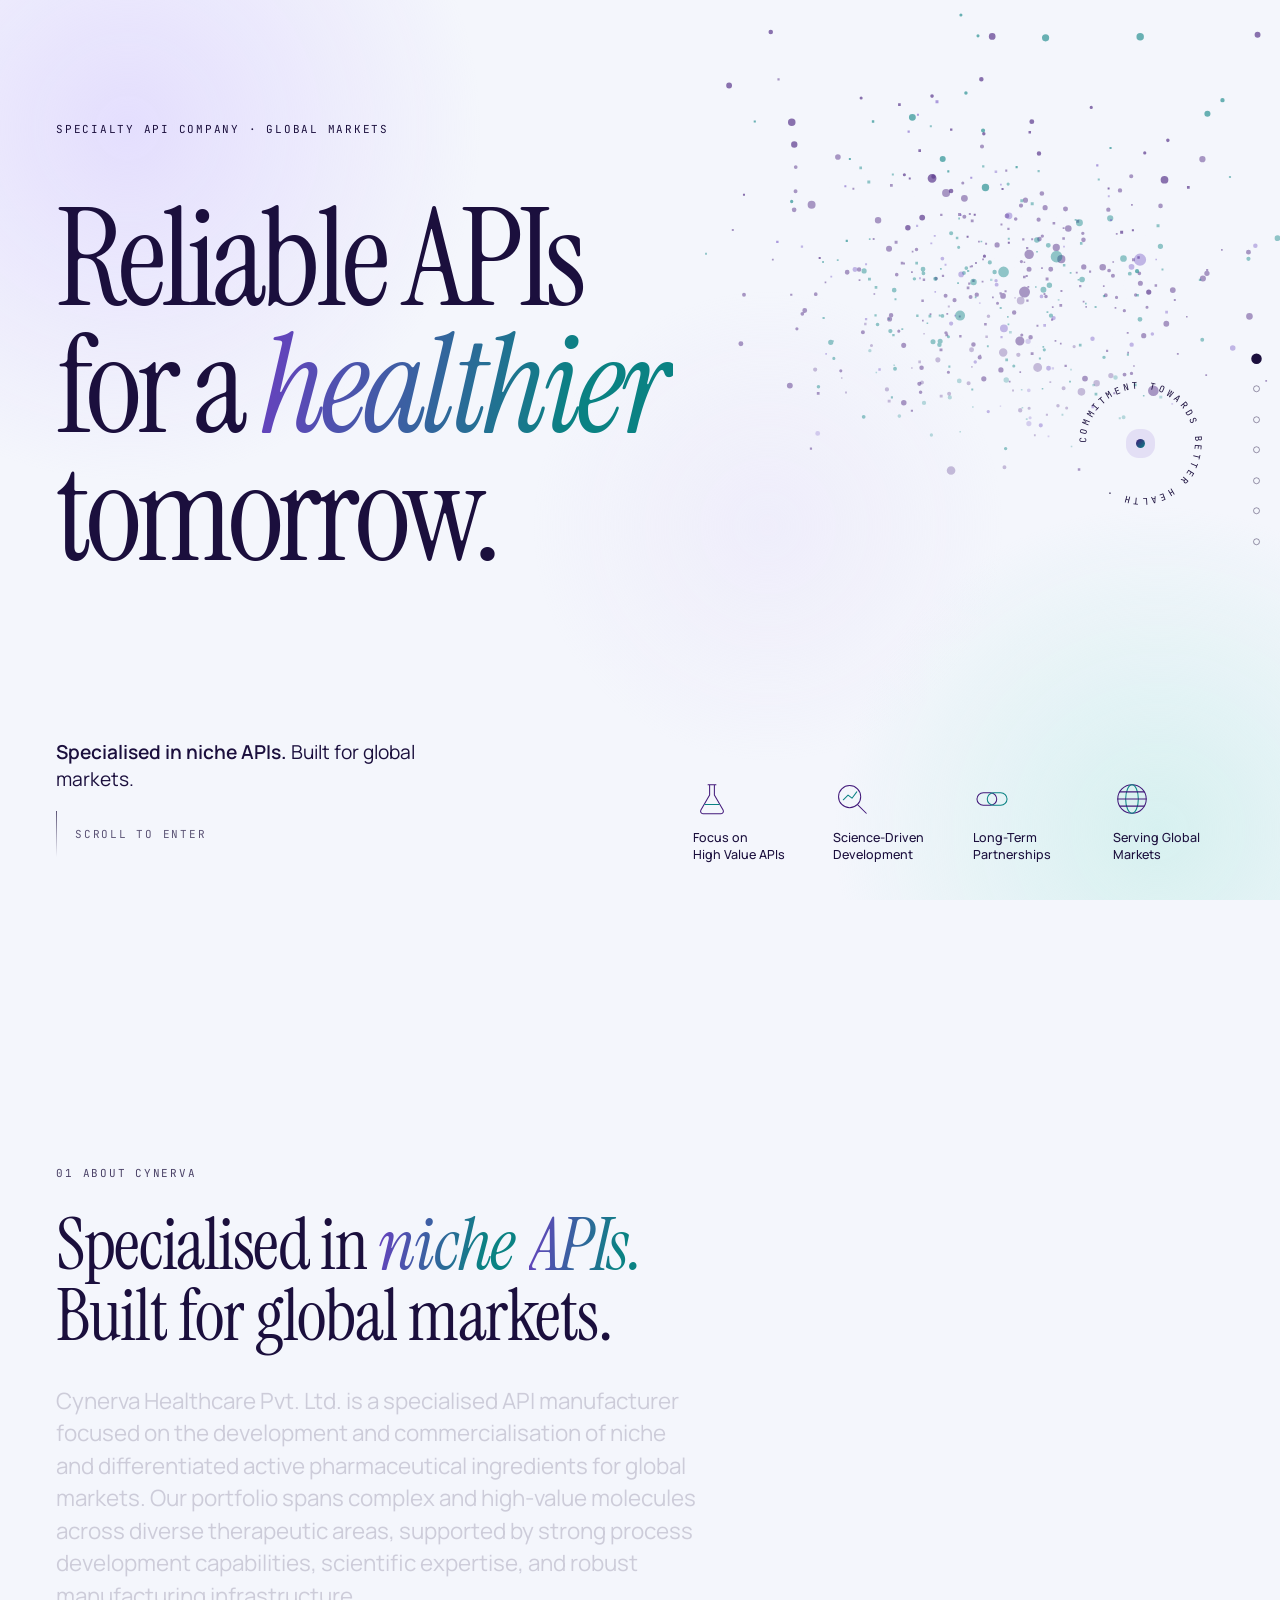
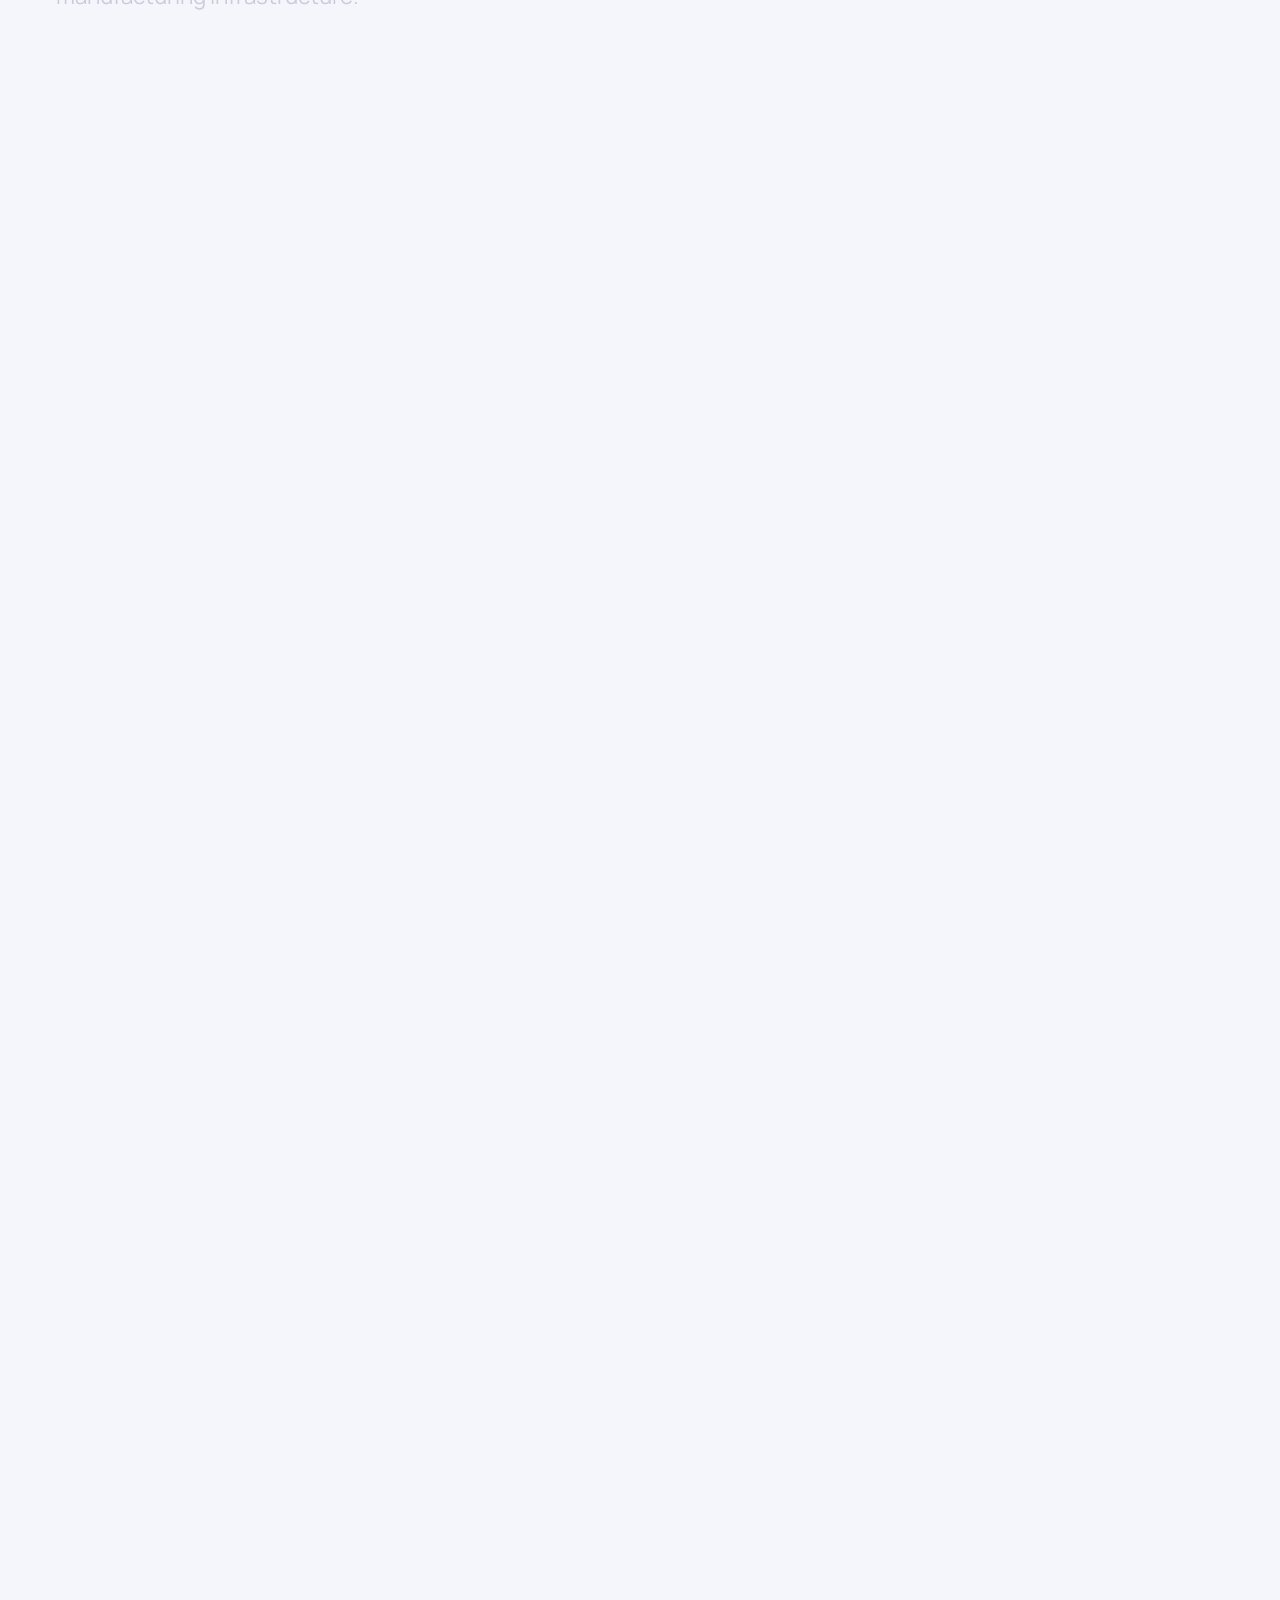
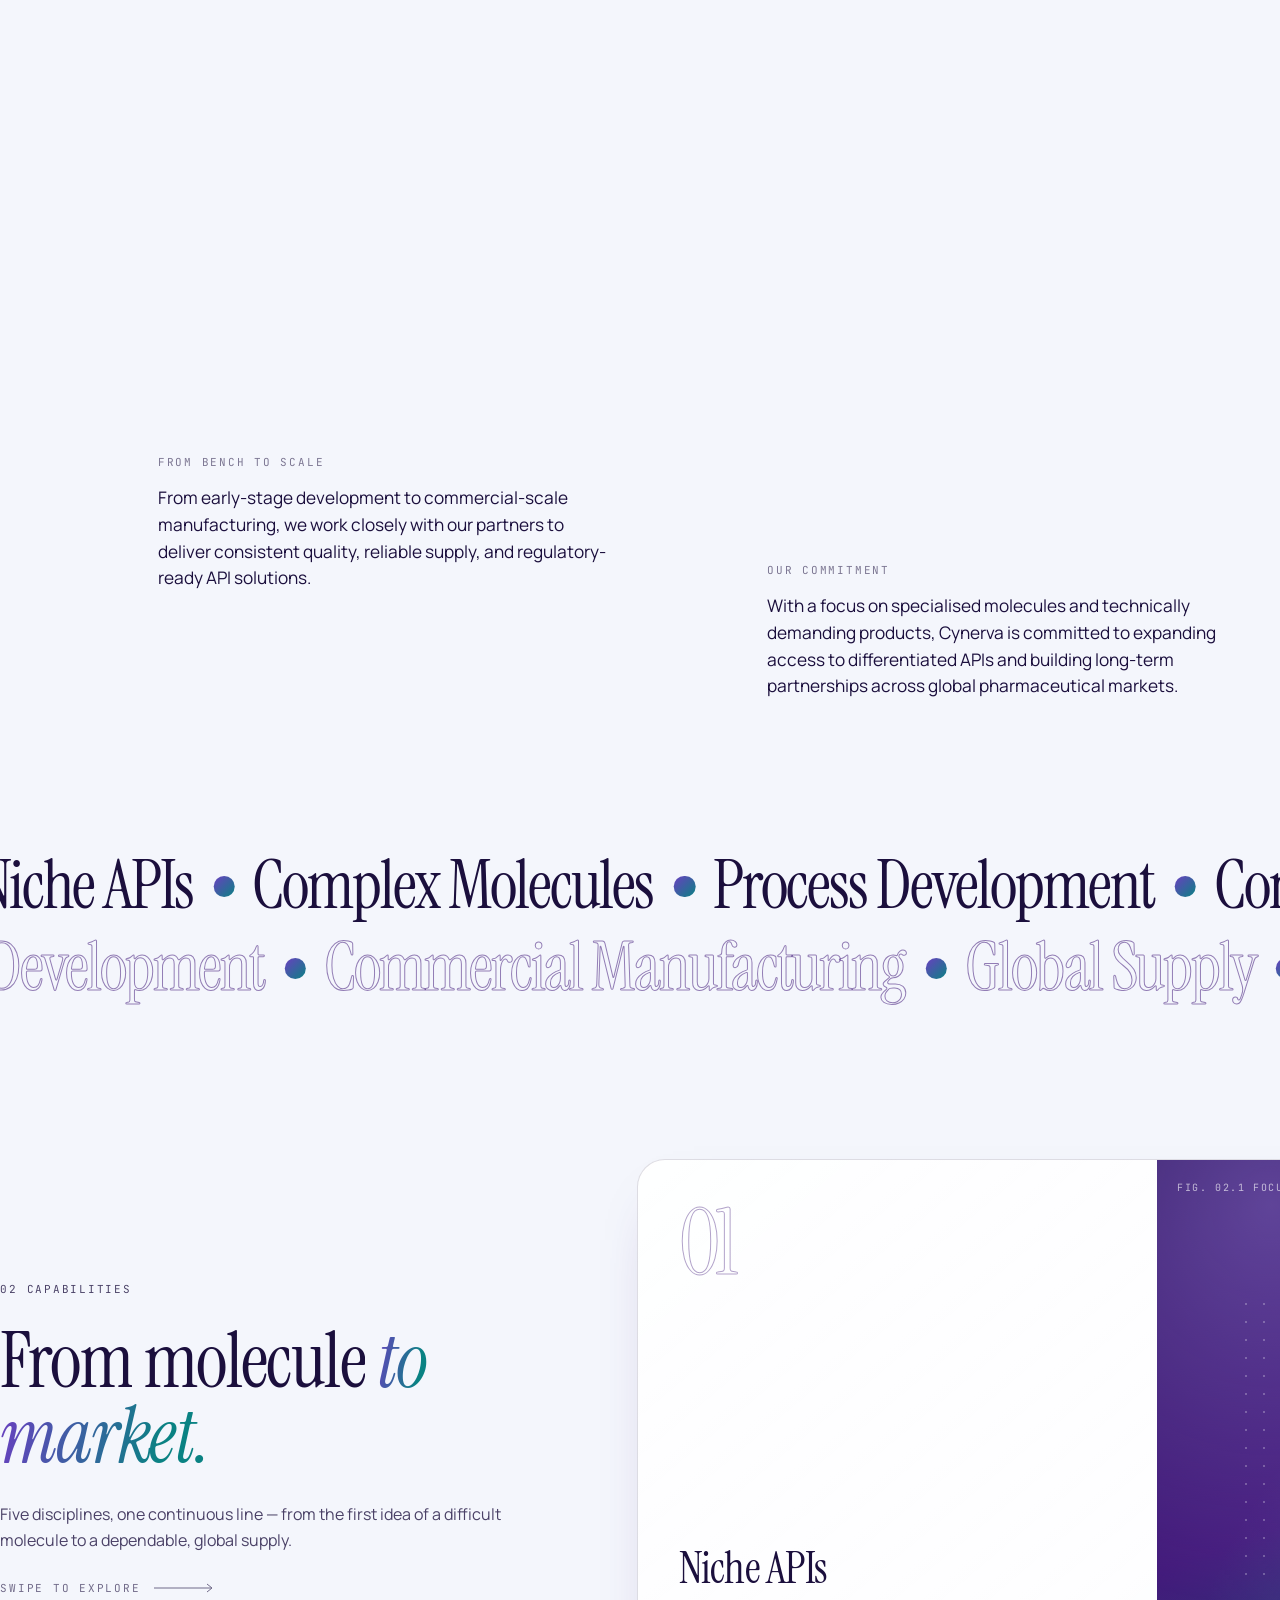
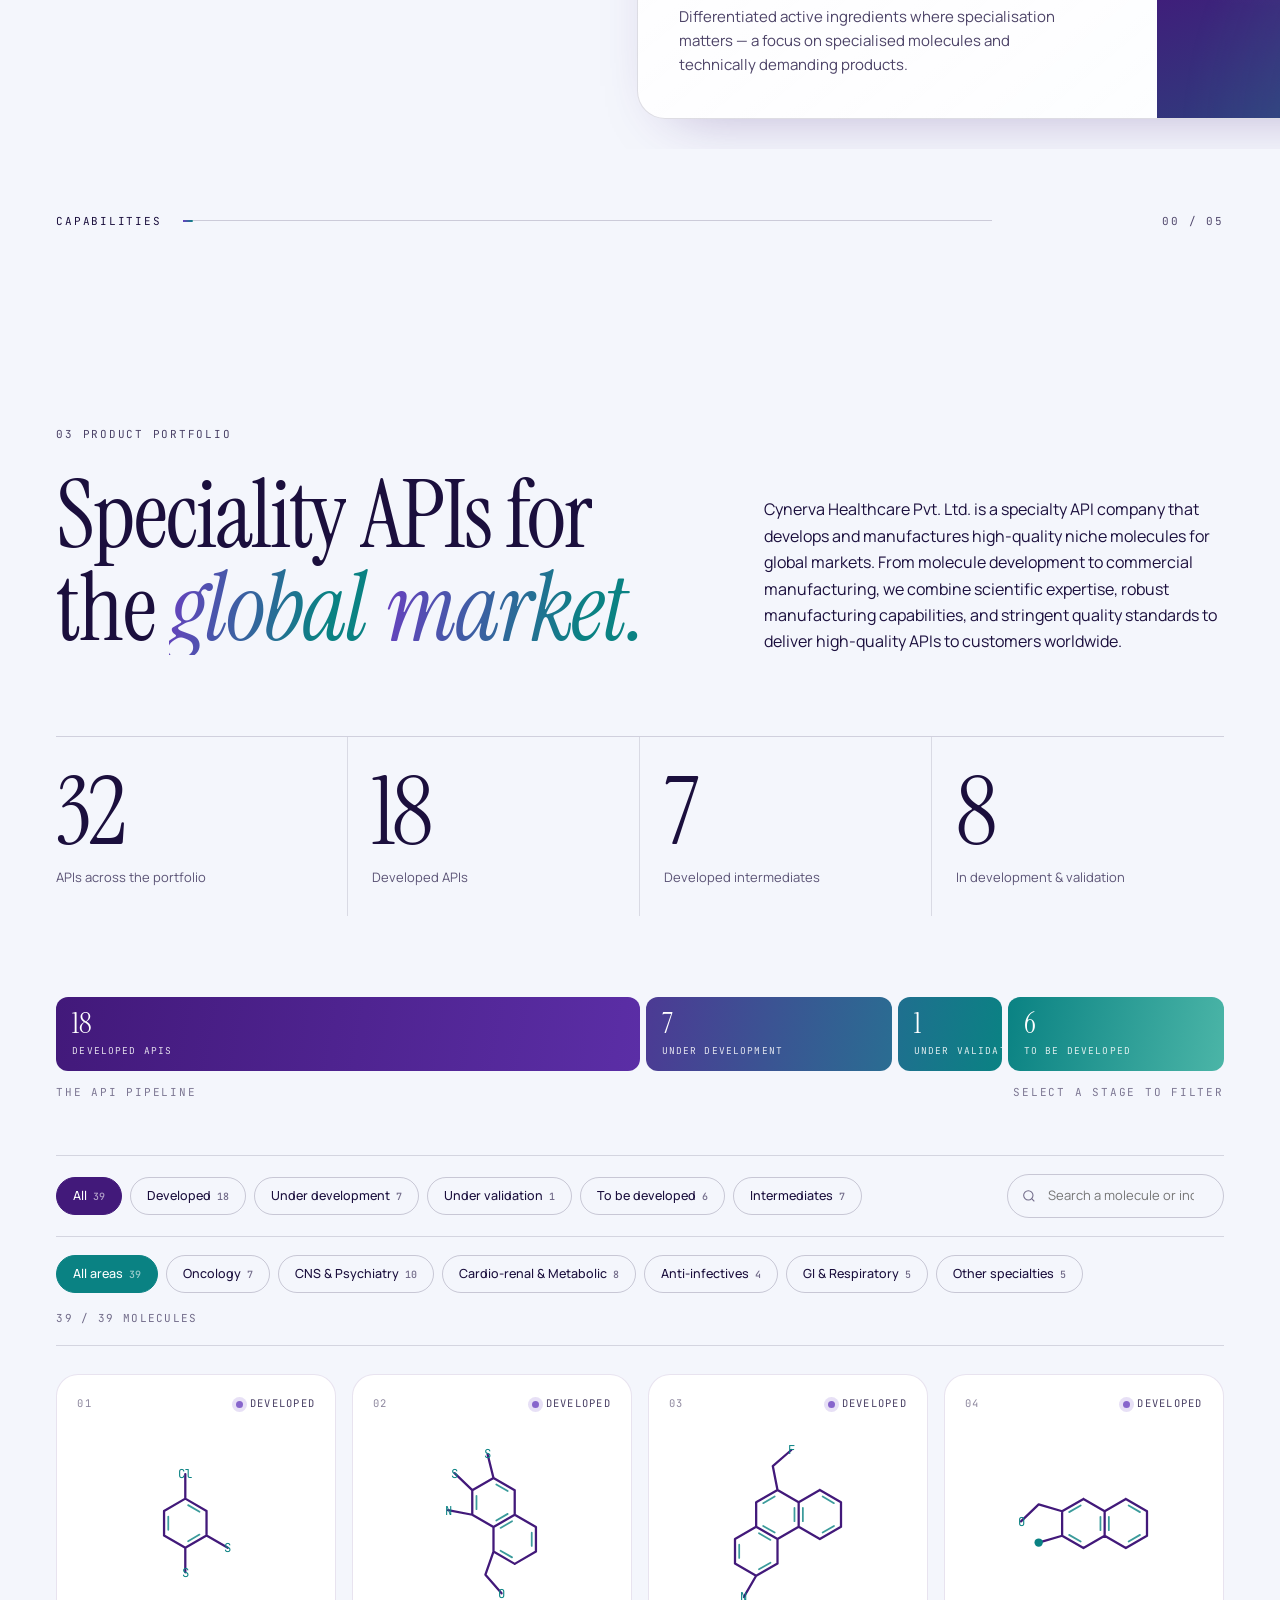
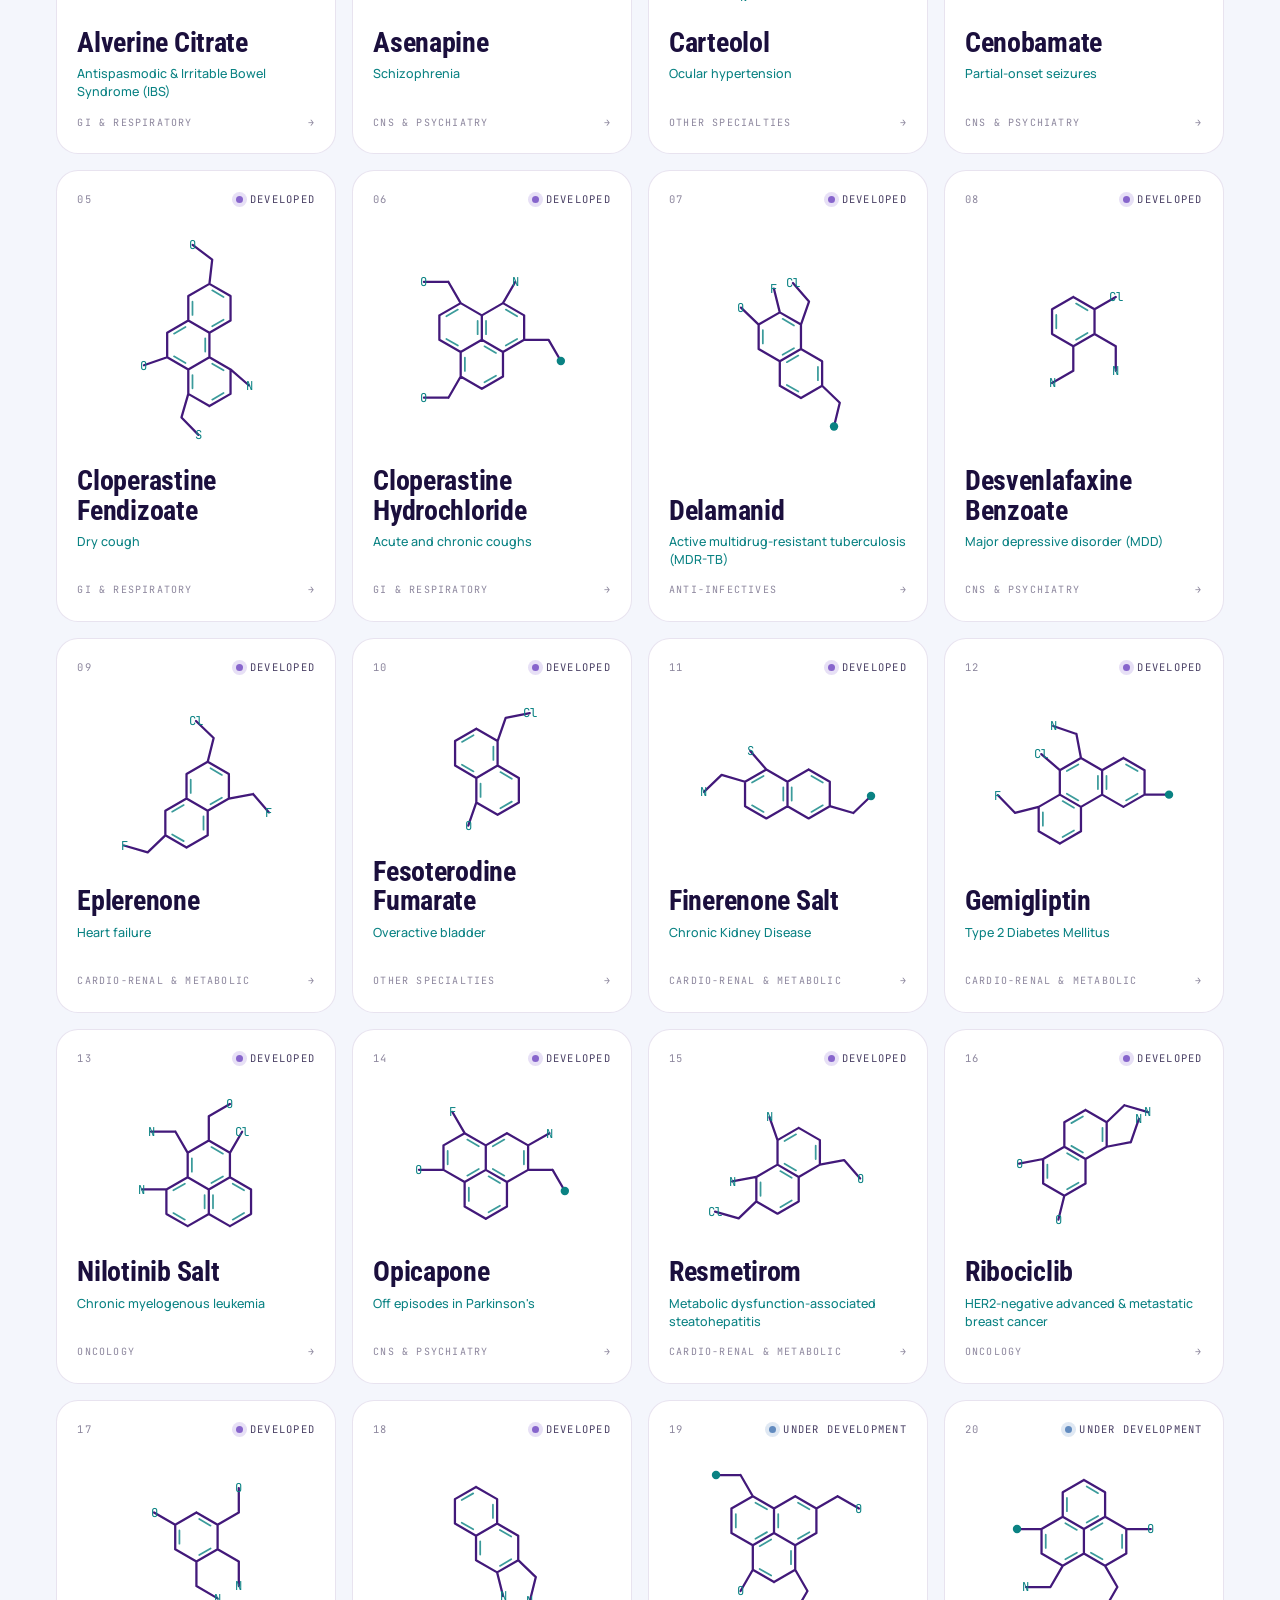
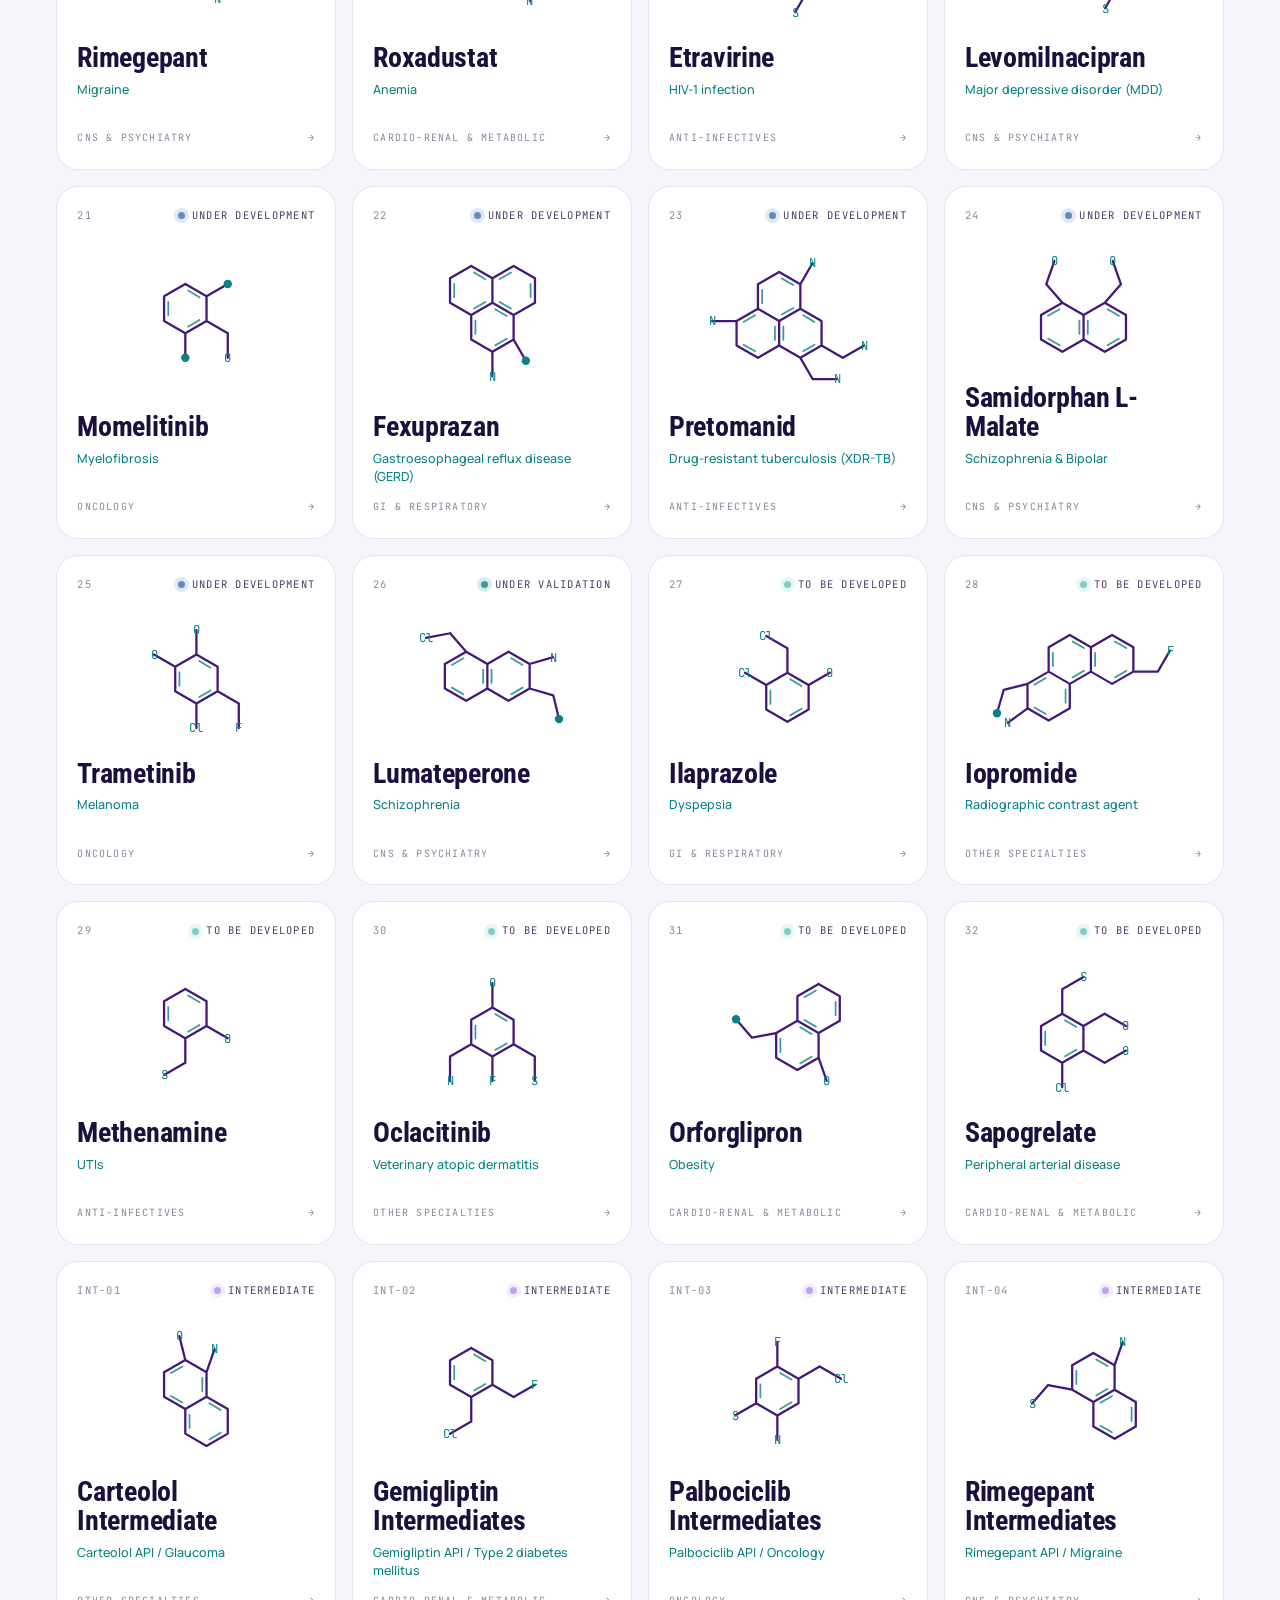
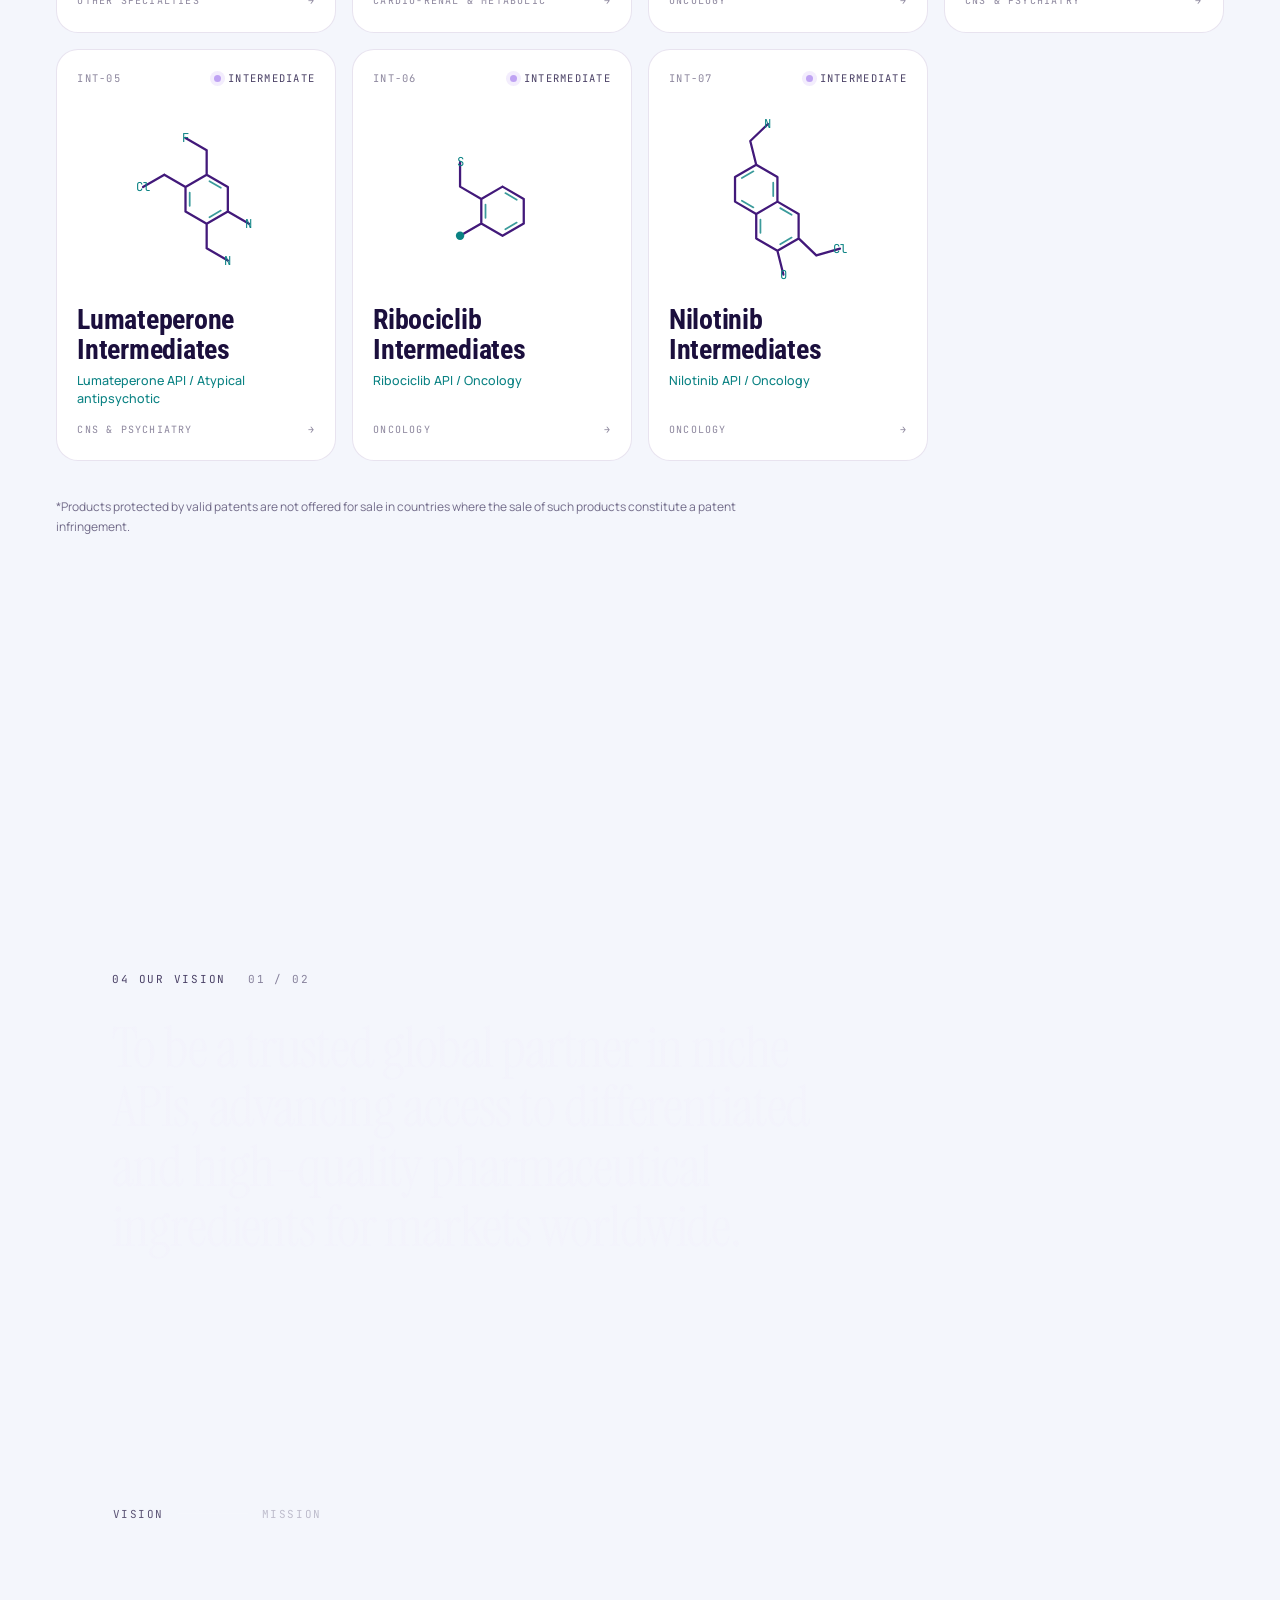
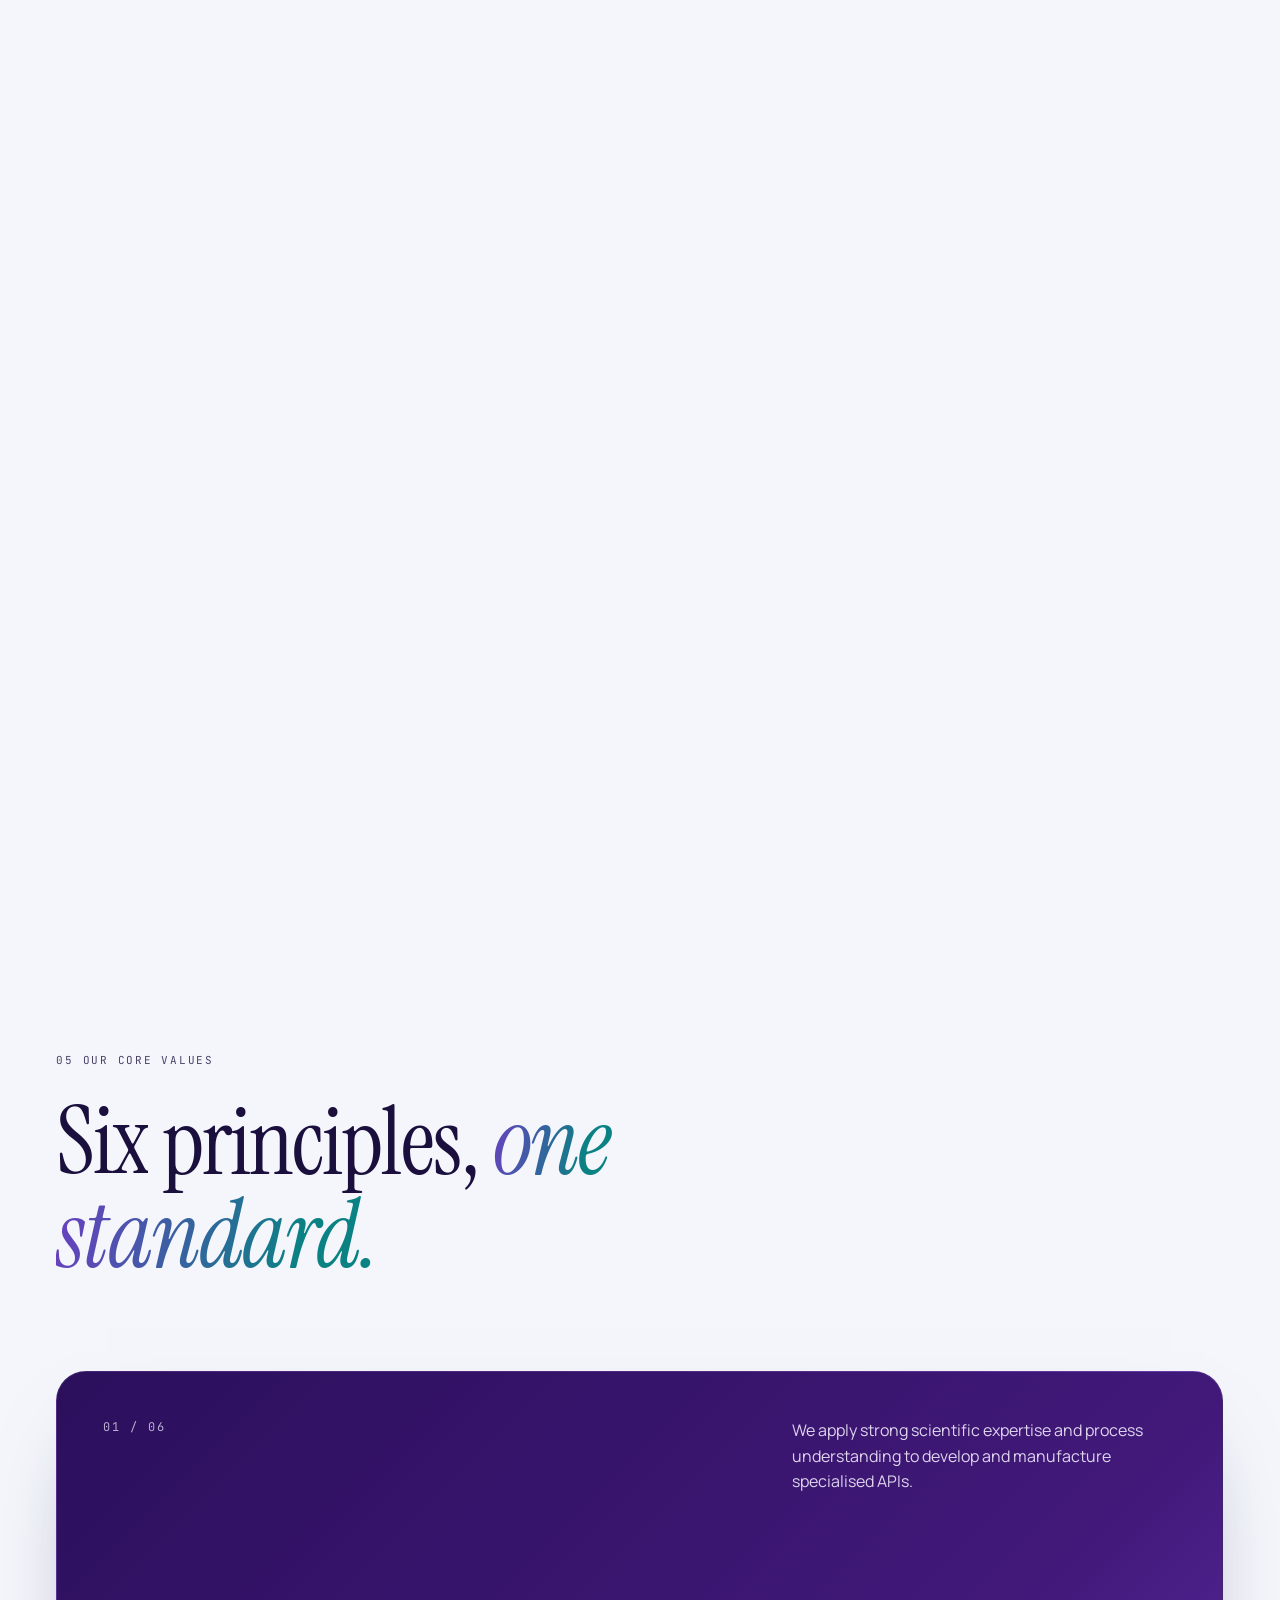
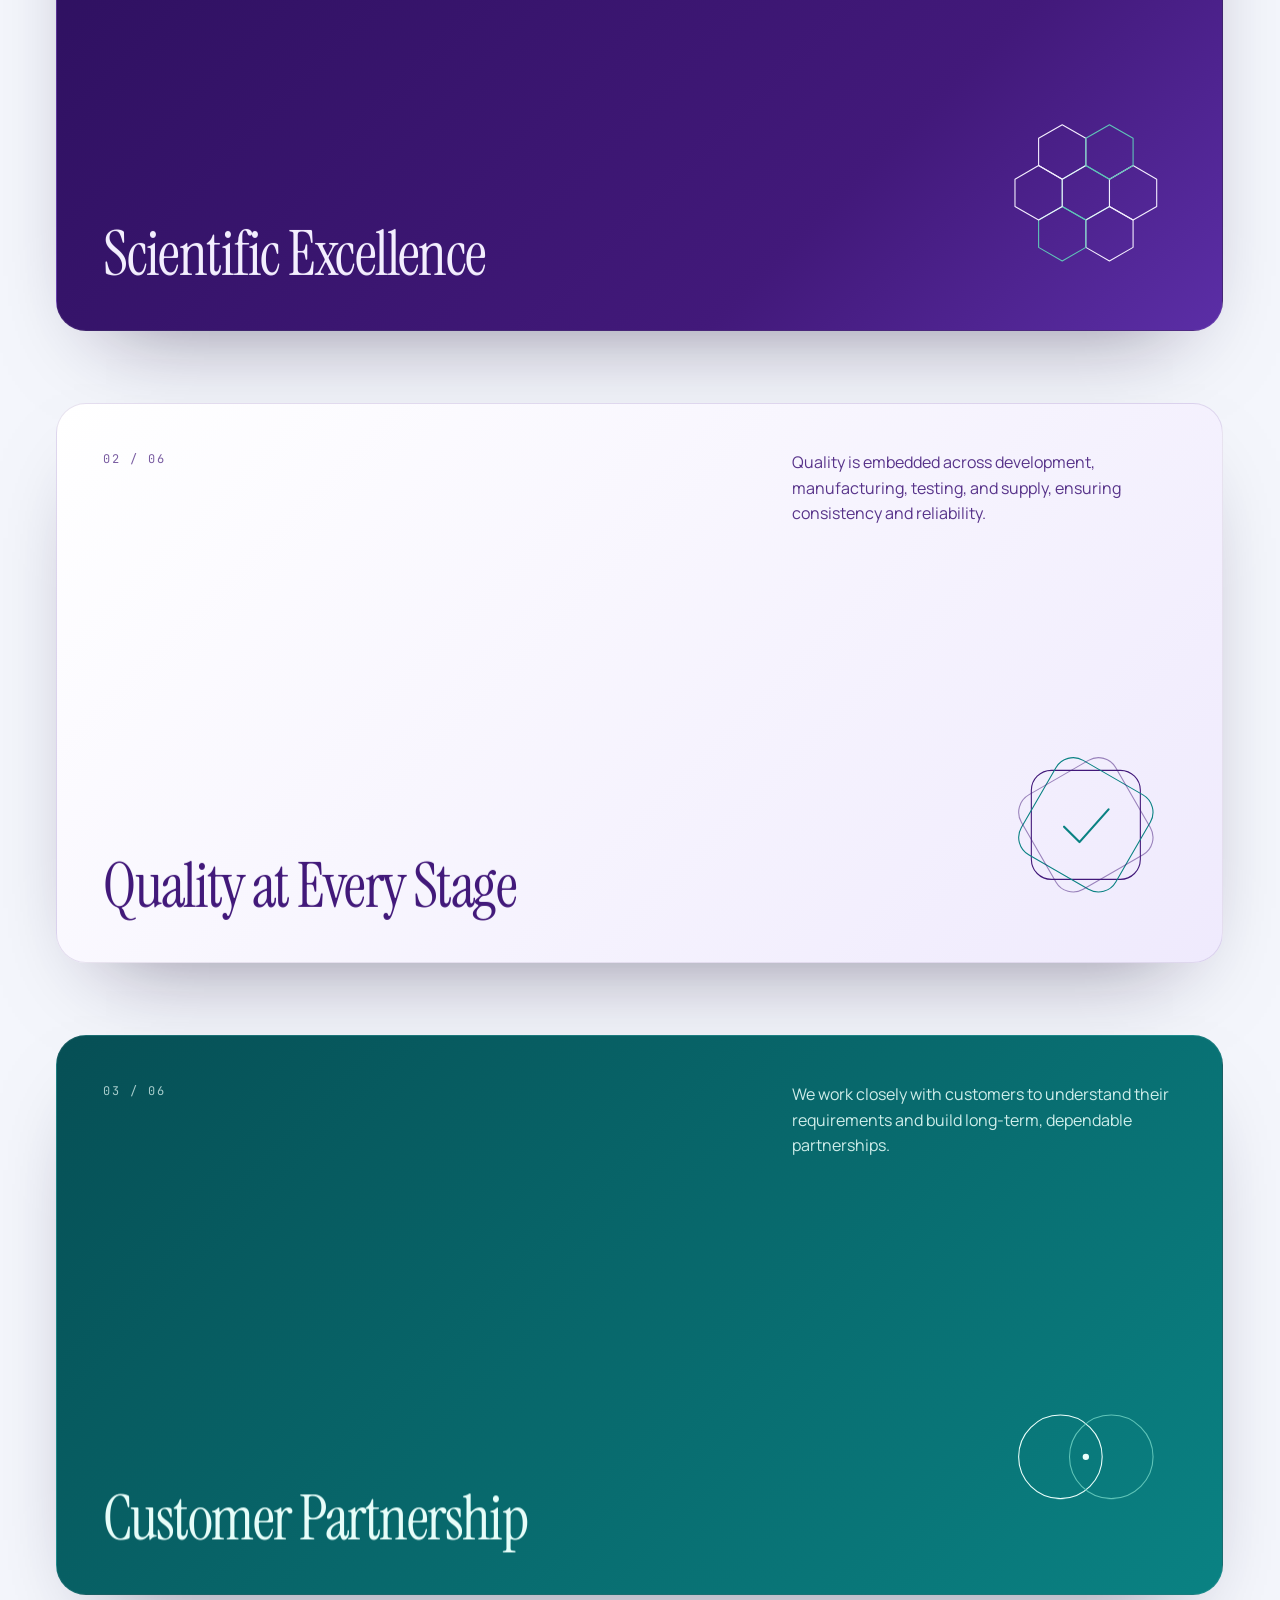
<file: index.html>
<!doctype html>
<html lang="en">
<head>
<meta charset="utf-8">
<meta name="viewport" content="width=device-width, initial-scale=1, viewport-fit=cover">
<title>Cynerva Healthcare — Niche APIs for Global Markets</title>
<meta name="description" content="Cynerva Healthcare Pvt. Ltd. is a specialised API manufacturer developing niche, differentiated active pharmaceutical ingredients for global markets — from molecule development to commercial manufacturing.">
<meta name="theme-color" content="#f4f6fc">
<link rel="canonical" href="https://cynerva.in/">
<link rel="icon" type="image/png" href="assets/img/favicon.png">
<link rel="manifest" href="site.webmanifest">

<meta property="og:type" content="website">
<meta property="og:site_name" content="Cynerva Healthcare">
<meta property="og:title" content="Cynerva Healthcare — Niche APIs for Global Markets">
<meta property="og:description" content="Cynerva Healthcare Pvt. Ltd. is a specialised API manufacturer developing niche, differentiated active pharmaceutical ingredients for global markets — from molecule development to commercial manufacturing.">
<meta property="og:url" content="https://cynerva.in/">
<meta property="og:image" content="https://cynerva.in/assets/img/logo.png">
<meta name="twitter:card" content="summary_large_image">
<meta name="twitter:title" content="Cynerva Healthcare — Niche APIs for Global Markets">
<meta name="twitter:description" content="Cynerva Healthcare Pvt. Ltd. is a specialised API manufacturer developing niche, differentiated active pharmaceutical ingredients for global markets.">
<meta name="twitter:image" content="https://cynerva.in/assets/img/logo.png">

<script type="application/ld+json">
{
  "@context": "https://schema.org",
  "@type": "Organization",
  "name": "Cynerva Healthcare Pvt. Ltd.",
  "url": "https://cynerva.in/",
  "logo": "https://cynerva.in/assets/img/logo.png",
  "description": "Cynerva Healthcare Pvt. Ltd. is a specialised API manufacturer developing niche, differentiated active pharmaceutical ingredients for global markets."
}
</script>

<link rel="preconnect" href="https://fonts.googleapis.com">
<link rel="preconnect" href="https://fonts.gstatic.com" crossorigin>
<link rel="preload" as="image" href="assets/img/logo-loader.png">
<link rel="stylesheet" href="https://fonts.googleapis.com/css2?family=Instrument+Serif:ital@0;1&family=JetBrains+Mono:wght@400;500&family=Manrope:wght@400;500;600;700&family=Roboto+Condensed:ital,wght@0,100..900;1,100..900&display=swap" media="print" onload="this.media='all'">
<noscript><link rel="stylesheet" href="https://fonts.googleapis.com/css2?family=Instrument+Serif:ital@0;1&family=JetBrains+Mono:wght@400;500&family=Manrope:wght@400;500;600;700&family=Roboto+Condensed:ital,wght@0,100..900;1,100..900&display=swap"></noscript>
<link rel="stylesheet" href="assets/css/style.css">
<script>document.documentElement.classList.add('js');</script>
</head>
<body class="is-loading">

<!-- ============ Loader ============ -->
<div class="loader" id="loader" aria-hidden="true">
  <div class="loader__inner">
    <img class="loader__ghost" src="assets/img/logo-loader.png" alt="" width="1000" height="393">
    <div class="loader__logo" id="loaderLogo"><img src="assets/img/logo-loader.png" alt="Cynerva Healthcare" width="1000" height="393"></div>
  </div>
  <div class="loader__count" id="loaderCount">000</div>
  <div class="loader__tag">Commitment towards better health</div>
  <div class="loader__bar" id="loaderBar"></div>
</div>

<div class="aura" aria-hidden="true"><i></i><i></i><i></i></div>
<canvas id="field" aria-hidden="true"></canvas>
<div class="progress" id="progress"></div>

<div class="cursor" id="cursor" aria-hidden="true"><div class="cursor__ring" id="cursorRing"></div><div class="cursor__dot" id="cursorDot"></div></div>

<!-- ============ Nav ============ -->
<header class="nav" id="nav">
  <a href="#top" class="nav__logo" data-link aria-label="Cynerva Healthcare — home">
    <img src="assets/img/logo-nav.png" alt="" width="560" height="220">
    <img src="assets/img/logo-nav-white.png" alt="" width="560" height="220" loading="lazy">
  </a>
  <nav class="nav__links" aria-label="Primary">
    <a href="#about" data-link>About</a>
    <a href="#journey" data-link>Capabilities</a>
    <a href="#portfolio" data-link>Portfolio</a>
    <a href="#purpose" data-link>Purpose</a>
    <a href="#values" data-link>Values</a>
  </nav>
  <a href="#contact" class="btn nav__cta" data-magnetic data-link>Enquire <span class="btn__arrow">→</span></a>
  <button class="nav__burger" id="burger" aria-label="Menu" aria-expanded="false"><i></i><i></i></button>
</header>

<div class="menu" id="menu" aria-hidden="true">
  <a class="menu__link" href="#about" data-link><span>01</span>About</a>
  <a class="menu__link" href="#journey" data-link><span>02</span>Capabilities</a>
  <a class="menu__link" href="#portfolio" data-link><span>03</span>Portfolio</a>
  <a class="menu__link" href="#purpose" data-link><span>04</span>Purpose</a>
  <a class="menu__link" href="#values" data-link><span>05</span>Values</a>
  <a class="menu__link" href="#contact" data-link><span>06</span>Contact</a>
  <p class="menu__foot">info@cynerva.in · www.cynerva.in</p>
</div>

<nav class="rail" id="rail" aria-label="Chapters"></nav>

<main id="top">

<!-- ============ 00 · HERO ============ -->
<section class="sec hero" id="hero" data-shape="cloud" data-theme="light" data-chapter="Intro">
  <div class="hero__inner" id="heroInner">
    <div class="hero__top">
      <p class="eyebrow" data-fade>Specialty API company · Global markets</p>
      <h1 class="hero__title" aria-label="Reliable APIs for a healthier tomorrow.">
        <span class="line"><span>Reliable APIs</span></span>
        <span class="line"><span>for a <em>healthier</em></span></span>
        <span class="line"><span>tomorrow.</span></span>
      </h1>
    </div>

    <div class="hero__stamp" id="stamp" aria-hidden="true">
      <svg viewBox="0 0 160 160"><defs><path id="circ" d="M80,80 m-62,0 a62,62 0 1,1 124,0 a62,62 0 1,1 -124,0"/></defs><text><textPath href="#circ">Commitment towards better health · </textPath></text></svg>
    </div>

    <div class="hero__foot">
      <div data-fade>
        <p class="hero__lede"><b>Specialised in niche APIs.</b> Built for global markets.</p>
        <span class="hero__scroll mono"><span class="cue-line"></span>Scroll to enter</span>
      </div>
      <ul class="pillars" data-fade>
        <li class="pillar">
          <svg viewBox="0 0 48 48"><path d="M19 6h10M21 6v13L10 38a3 3 0 0 0 2.6 4.5h22.8A3 3 0 0 0 38 38L27 19V6"/><path class="t" d="M15 31h18"/></svg>
          Focus on<br>High Value APIs
        </li>
        <li class="pillar">
          <svg viewBox="0 0 48 48"><circle cx="21" cy="21" r="14"/><path d="M31 31l11 11"/><path class="t" d="M13 25l6-6 5 4 6-8"/></svg>
          Science-Driven<br>Development
        </li>
        <li class="pillar">
          <svg viewBox="0 0 48 48"><rect x="5" y="16" width="25" height="16" rx="8"/><rect class="t" x="18" y="16" width="25" height="16" rx="8"/></svg>
          Long-Term<br>Partnerships
        </li>
        <li class="pillar">
          <svg viewBox="0 0 48 48"><circle cx="24" cy="24" r="18"/><ellipse class="t" cx="24" cy="24" rx="8" ry="18"/><path d="M6 24h36M9 15h30M9 33h30"/></svg>
          Serving Global<br>Markets
        </li>
      </ul>
    </div>
  </div>
</section>

<!-- ============ 01 · ABOUT ============ -->
<section class="sec about" id="about" data-shape="lattice" data-theme="light" data-chapter="About">
  <div class="about__stage">
    <div class="about__grid">
      <div>
        <p class="eyebrow mono">01 About Cynerva</p>
        <h2 class="h2 about__title" id="aboutTitle">Specialised in <em>niche APIs.</em> Built for global markets.</h2>
        <p class="about__statement" id="aboutStatement">Cynerva Healthcare Pvt. Ltd. is a specialised API manufacturer focused on the development and commercialisation of niche and differentiated active pharmaceutical ingredients for global markets. Our portfolio spans complex and high-value molecules across diverse therapeutic areas, supported by strong process development capabilities, scientific expertise, and robust manufacturing infrastructure.</p>
      </div>
      <div aria-hidden="true"></div>
    </div>
    <p class="about__tag mono">Fig. 01 a fused-ring scaffold,<br>rendered from particles</p>
  </div>
</section>

<section class="sec about-after" data-shape="hush" data-theme="light">
  <div class="about__after">
    <p class="a1" data-reveal><span class="k mono">From bench to scale</span>From early-stage development to commercial-scale manufacturing, we work closely with our partners to deliver consistent quality, reliable supply, and regulatory-ready API solutions.</p>
    <p class="a2" data-reveal><span class="k mono">Our commitment</span>With a focus on specialised molecules and technically demanding products, Cynerva is committed to expanding access to differentiated APIs and building long-term partnerships across global pharmaceutical markets.</p>
  </div>
  <div class="marquee" aria-label="Our focus: Niche APIs, Complex Molecules, Process Development, Commercial Manufacturing, Global Supply">
    <div class="marquee__row" data-dir="-1"></div>
    <div class="marquee__row marquee__row--out" data-dir="1"></div>
  </div>
</section>

<!-- ============ 02 · JOURNEY ============ -->
<section class="sec journey" id="journey" data-shape="helix" data-theme="light" data-chapter="Capabilities">
  <div class="journey__stage">
    <div class="journey__track" id="track" data-lenis-prevent>

      <div class="jintro">
        <p class="eyebrow mono">02 Capabilities</p>
        <h2 class="h2">From molecule <em>to market.</em></h2>
        <p class="lede">Five disciplines, one continuous line — from the first idea of a difficult molecule to a dependable, global supply.</p>
        <span class="jintro__hint mono">Swipe to explore <svg viewBox="0 0 60 10"><path d="M0 5h58M53 1l5 4-5 4"/></svg></span>
      </div>

      <!-- 01 -->
      <article class="panel" data-title="Niche APIs">
        <div class="panel__copy">
          <div class="panel__num">01</div>
          <div><h3>Niche APIs</h3><p>Differentiated active ingredients where specialisation matters — a focus on specialised molecules and technically demanding products.</p></div>
        </div>
        <div class="panel__vis">
          <span class="panel__tag">Fig. 02.1 focus</span>
          <svg class="vis" viewBox="0 0 400 320" aria-hidden="true">
            <defs><pattern id="dots" width="20" height="20" patternUnits="userSpaceOnUse"><circle cx="10" cy="10" r="1.2" fill="rgba(255,255,255,.32)" stroke="none"/></pattern></defs>
            <rect width="400" height="320" fill="url(#dots)" stroke="none"/>
            <circle class="soft spin-slow" cx="200" cy="150" r="128" stroke-dasharray="2 8"/>
            <polygon class="draw" pathLength="1" points="200,50 288,100 288,200 200,250 112,200 112,100"/>
            <polygon class="draw hot" pathLength="1" points="200,88 255,120 255,180 200,212 145,180 145,120"/>
            <path class="draw soft" pathLength="1" d="M200 50V88M288 100L255 120M288 200L255 180M200 250V212M112 200L145 180M112 100L145 120"/>
            <circle class="atom pulse" cx="200" cy="150" r="7"/>
            <text class="fade" x="200" y="282" text-anchor="middle">ONE MOLECULE · FULL ATTENTION</text>
          </svg>
        </div>
      </article>

      <!-- 02 -->
      <article class="panel" data-title="Complex Molecules">
        <div class="panel__copy">
          <div class="panel__num">02</div>
          <div><h3>Complex Molecules</h3><p>A portfolio that spans complex and high-value molecules across diverse therapeutic areas — from oncology to the central nervous system.</p></div>
        </div>
        <div class="panel__vis">
          <span class="panel__tag">Fig. 02.2 structure</span>
          <div class="mol-slot" data-seed="Cynerva complex scaffold" data-rings="4"></div>
        </div>
      </article>

      <!-- 03 -->
      <article class="panel" data-title="Process Development">
        <div class="panel__copy">
          <div class="panel__num">03</div>
          <div><h3>Process Development</h3><p>Scientific expertise and strong process development capabilities turn early-stage chemistry into robust, repeatable, scalable processes.</p></div>
        </div>
        <div class="panel__vis">
          <span class="panel__tag">Fig. 02.3 route</span>
          <svg class="vis" viewBox="0 0 400 320" aria-hidden="true">
            <path class="soft" d="M40 40V270H370"/>
            <path class="soft" d="M40 230H370M40 190H370M40 150H370M40 110H370M40 70H370" stroke-dasharray="1 7"/>
            <path class="draw hot" pathLength="1" d="M40 262C110 250 130 130 200 132S300 62 360 48"/>
            <path class="dash-flow soft" d="M200 132V270M360 48V270"/>
            <circle class="atom" cx="40" cy="262" r="5"/><circle class="atom pulse" cx="200" cy="132" r="7"/><circle class="atom pulse" cx="360" cy="48" r="7"/>
            <text class="fade" x="40" y="292">DESIGN</text><text class="fade" x="166" y="292">OPTIMISE</text><text class="fade" x="322" y="292">SCALE</text>
          </svg>
        </div>
      </article>

      <!-- 04 -->
      <article class="panel" data-title="Commercial Manufacturing">
        <div class="panel__copy">
          <div class="panel__num">04</div>
          <div><h3>Commercial Manufacturing</h3><p>Robust manufacturing infrastructure and stringent quality standards carry each molecule from development to commercial scale, consistently.</p></div>
        </div>
        <div class="panel__vis">
          <span class="panel__tag">Fig. 02.4 scale</span>
          <svg class="vis" viewBox="0 0 400 320" aria-hidden="true">
            <path class="draw" pathLength="1" d="M136 70H264V212Q264 258 200 292Q136 258 136 212Z"/>
            <path class="draw soft" pathLength="1" d="M124 70H276M148 78V210Q148 246 200 274"/>
            <path class="draw" pathLength="1" d="M200 30V238"/>
            <g class="o-globe"><path d="M166 226H234M172 180H228"/></g>
            <path class="hot fade" d="M142 140q14-9 29 0t29 0t29 0t29 0"/>
            <path class="draw soft" pathLength="1" d="M264 110h52V70h34M136 226H86V290"/>
            <circle class="atom rise" cx="180" cy="230" r="3"/><circle class="atom rise" style="animation-delay:1.2s" cx="214" cy="222" r="2.5"/><circle class="atom rise" style="animation-delay:2.4s" cx="196" cy="240" r="2"/>
            <circle cx="200" cy="30" r="8"/>
            <text class="fade" x="200" y="316" text-anchor="middle">REACTOR · COMMERCIAL SCALE</text>
          </svg>
        </div>
      </article>

      <!-- 05 -->
      <article class="panel" data-title="Global Supply">
        <div class="panel__copy">
          <div class="panel__num">05</div>
          <div><h3>Global Supply</h3><p>Reliable supply and regulatory-ready API solutions for pharmaceutical partners in international markets — built for long-term partnerships.</p></div>
        </div>
        <div class="panel__vis">
          <span class="panel__tag">Fig. 02.5 reach</span>
          <svg class="vis" viewBox="0 0 400 320" aria-hidden="true">
            <circle class="draw" pathLength="1" cx="200" cy="160" r="110"/>
            <ellipse class="draw soft" pathLength="1" cx="200" cy="160" rx="46" ry="110"/>
            <ellipse class="draw soft" pathLength="1" cx="200" cy="160" rx="84" ry="110"/>
            <path class="draw soft" pathLength="1" d="M90 160H310M104 110H296M104 210H296"/>
            <path class="dash-flow hot" d="M168 128Q235 30 312 84"/><path class="dash-flow hot" d="M168 128Q100 250 122 250"/><path class="dash-flow hot" d="M168 128Q290 190 330 222"/><path class="dash-flow hot" d="M168 128Q110 60 84 112"/>
            <circle class="atom pulse" cx="168" cy="128" r="7"/>
            <circle class="atom" cx="312" cy="84" r="4.5"/><circle class="atom" cx="122" cy="250" r="4.5"/><circle class="atom" cx="330" cy="222" r="4.5"/><circle class="atom" cx="84" cy="112" r="4.5"/>
          </svg>
        </div>
      </article>

    </div>

    <div class="journey__ui">
      <span class="mono">Capabilities</span>
      <div class="journey__bar"><i id="jbar"></i></div>
      <span class="journey__label mono" id="jlabel">00 / 05</span>
    </div>
  </div>
</section>

<!-- ============ 03 · PORTFOLIO ============ -->
<section class="sec portfolio" id="portfolio" data-shape="grid" data-theme="light" data-chapter="Portfolio">
  <div class="portfolio__head">
    <div>
      <p class="eyebrow mono">03 Product portfolio</p>
      <h2 class="h2" id="portfolioTitle">Speciality APIs for the <em>global market.</em></h2>
    </div>
    <p class="lede" data-reveal>Cynerva Healthcare Pvt. Ltd. is a specialty API company that develops and manufactures high-quality niche molecules for global markets. From molecule development to commercial manufacturing, we combine scientific expertise, robust manufacturing capabilities, and stringent quality standards to deliver high-quality APIs to customers worldwide.</p>
  </div>

  <div class="stats">
    <div class="stat"><span class="stat__n" data-count="all-apis">0</span><span class="stat__l">APIs across the portfolio</span></div>
    <div class="stat"><span class="stat__n" data-count="developed">0</span><span class="stat__l">Developed APIs</span></div>
    <div class="stat"><span class="stat__n" data-count="intermediate">0</span><span class="stat__l">Developed intermediates</span></div>
    <div class="stat"><span class="stat__n" data-count="pipeline">0</span><span class="stat__l">In development &amp; validation</span></div>
  </div>

  <div class="pipe" id="pipe" data-reveal>
    <div class="pipe__bar" id="pipeBar"></div>
    <div class="pipe__note mono"><span>The API pipeline</span><span>Select a stage to filter</span></div>
  </div>

  <div class="controls">
    <div class="chips" id="stageChips" role="group" aria-label="Filter by stage"></div>
    <div class="search"><svg viewBox="0 0 24 24"><circle cx="11" cy="11" r="7"/><path d="M20 20l-4-4"/></svg><input id="q" type="search" placeholder="Search a molecule or indication" aria-label="Search molecules"></div>
  </div>
  <div class="controls" style="margin-top:-28px;border-top:0">
    <div class="chips chips--area" id="areaChips" role="group" aria-label="Filter by therapeutic area"></div>
    <span class="count" id="count" aria-live="polite"></span>
  </div>

  <div class="grid" id="grid"></div>
  <p class="patent">*Products protected by valid patents are not offered for sale in countries where the sale of such products constitute a patent infringement.</p>
</section>

<!-- ============ 04 · PURPOSE ============ -->
<section class="sec purpose" id="purpose" data-shape="globe" data-theme="dark" data-chapter="Purpose">
  <div class="purpose__stage">
    <div class="pstate pstate--v" id="pv">
      <div class="pstate__meta"><span class="eyebrow mono">04 Our vision</span><span class="mono">01 / 02</span></div>
      <p id="visionText">To be a trusted global partner in niche APIs, advancing access to differentiated and high-quality pharmaceutical ingredients for markets worldwide.</p>
      <span class="pstate__ghost" aria-hidden="true">Vision</span>
    </div>
    <div class="pstate pstate--m" id="pm">
      <div class="pstate__meta"><span class="eyebrow mono">04 Our mission</span><span class="mono">02 / 02</span></div>
      <p id="missionText">To develop and manufacture specialised APIs through scientific excellence, robust processes, and uncompromising quality, while building lasting partnerships with pharmaceutical companies across the globe.</p>
      <span class="pstate__ghost" aria-hidden="true">Mission</span>
    </div>
    <div class="purpose__idx"><span id="lv">VISION</span><i><b id="pbar"></b></i><span id="lm" style="opacity:.35">MISSION</span></div>
  </div>
</section>

<!-- ============ 05 · VALUES ============ -->
<section class="sec values" id="values" data-shape="rings" data-theme="light" data-chapter="Values">
  <div class="values__head">
    <div>
      <p class="eyebrow mono">05 Our core values</p>
      <h2 class="h2" id="valuesTitle">Six principles, <em>one standard.</em></h2>
    </div>
  </div>

  <div class="stack" id="stack">
    <article class="vcard" style="--i:0">
      <span class="vcard__bignum" aria-hidden="true">01</span>
      <div class="vcard__l"><span class="vcard__n">01 / 06</span><h3>Scientific Excellence</h3></div>
      <div class="vcard__r"><p>We apply strong scientific expertise and process understanding to develop and manufacture specialised APIs.</p>
        <div class="vcard__art"><svg viewBox="0 0 200 200" aria-hidden="true"><g class="o-spin"><polygon class="t" points="100,70 126,85 126,115 100,130 74,115 74,85"/><polygon points="152,70 178,85 178,115 152,130 126,115 126,85"/><polygon points="126,115 152,130 152,160 126,175 100,160 100,130"/><polygon class="t" points="74,115 100,130 100,160 74,175 48,160 48,130"/><polygon points="48,70 74,85 74,115 48,130 22,115 22,85"/><polygon points="74,25 100,40 100,70 74,85 48,70 48,40"/><polygon class="t" points="126,25 152,40 152,70 126,85 100,70 100,40"/></g></svg></div></div>
    </article>
    <article class="vcard" style="--i:1">
      <span class="vcard__bignum" aria-hidden="true">02</span>
      <div class="vcard__l"><span class="vcard__n">02 / 06</span><h3>Quality at Every Stage</h3></div>
      <div class="vcard__r"><p>Quality is embedded across development, manufacturing, testing, and supply, ensuring consistency and reliability.</p>
        <div class="vcard__art"><svg viewBox="0 0 200 200" aria-hidden="true"><g class="o-spin"><rect x="40" y="40" width="120" height="120" rx="22"/></g><g class="o-spin2"><rect class="t" x="40" y="40" width="120" height="120" rx="22" transform="rotate(30 100 100)"/></g><g class="o-spin"><rect x="40" y="40" width="120" height="120" rx="22" transform="rotate(60 100 100)" opacity=".5"/></g><path class="t" stroke-width="2.4" d="M76 102l17 17 32-36"/></svg></div></div>
    </article>
    <article class="vcard" style="--i:2">
      <span class="vcard__bignum" aria-hidden="true">03</span>
      <div class="vcard__l"><span class="vcard__n">03 / 06</span><h3>Customer Partnership</h3></div>
      <div class="vcard__r"><p>We work closely with customers to understand their requirements and build long-term, dependable partnerships.</p>
        <div class="vcard__art"><svg viewBox="0 0 200 200" aria-hidden="true"><circle class="o-merge" cx="72" cy="100" r="46"/><circle class="t o-merge2" cx="128" cy="100" r="46"/><circle class="f" cx="100" cy="100" r="3.5"/></svg></div></div>
    </article>
    <article class="vcard" style="--i:3">
      <span class="vcard__bignum" aria-hidden="true">04</span>
      <div class="vcard__l"><span class="vcard__n">04 / 06</span><h3>Innovation with Purpose</h3></div>
      <div class="vcard__r"><p>We focus on differentiated molecules, smarter processes, and continuous improvement to address evolving pharmaceutical needs.</p>
        <div class="vcard__art"><svg viewBox="0 0 200 200" aria-hidden="true"><g class="o-spin"><ellipse cx="100" cy="100" rx="84" ry="30"/><ellipse class="t" cx="100" cy="100" rx="84" ry="30" transform="rotate(60 100 100)"/><ellipse cx="100" cy="100" rx="84" ry="30" transform="rotate(120 100 100)"/><circle class="f" cx="184" cy="100" r="5"/></g><circle class="f" cx="100" cy="100" r="8"/></svg></div></div>
    </article>
    <article class="vcard" style="--i:4">
      <span class="vcard__bignum" aria-hidden="true">05</span>
      <div class="vcard__l"><span class="vcard__n">05 / 06</span><h3>Reliability &amp; Integrity</h3></div>
      <div class="vcard__r"><p>We operate with transparency, accountability, and a commitment to delivering what we promise.</p>
        <div class="vcard__art"><svg viewBox="0 0 200 200" aria-hidden="true"><path d="M100 70V150M76 184h48M100 150L76 184M100 150l24 34"/><g class="o-sway"><path d="M28 70H172"/><path class="t" d="M28 70L14 116H42Z"/><path class="t" d="M172 70L158 116H186Z"/></g><circle class="f" cx="100" cy="62" r="5"/></svg></div></div>
    </article>
    <article class="vcard" style="--i:5">
      <span class="vcard__bignum" aria-hidden="true">06</span>
      <div class="vcard__l"><span class="vcard__n">06 / 06</span><h3>Global Perspective</h3></div>
      <div class="vcard__r"><p>We develop our capabilities with global regulatory expectations and international pharmaceutical markets in mind.</p>
        <div class="vcard__art"><svg viewBox="0 0 200 200" aria-hidden="true"><circle cx="100" cy="100" r="72"/><g class="o-globe"><ellipse class="t" cx="100" cy="100" rx="72" ry="72"/></g><g class="o-globe" style="animation-delay:-3s"><ellipse cx="100" cy="100" rx="72" ry="72"/></g><path d="M28 100h144M40 66h120M40 134h120"/></svg></div></div>
    </article>
  </div>
</section>

<!-- ============ 06 · CONTACT ============ -->
<section class="sec contact" id="contact" data-shape="arc" data-theme="dark" data-chapter="Contact">
  <div class="contact__grid">
    <div>
      <p class="eyebrow mono">06 Begin a conversation</p>
      <h2 class="contact__title" id="contactTitle">Niche molecules, <em>bigger opportunities.</em></h2>
      <a class="btn btn--solid btn--lg" href="mailto:info@cynerva.in" data-magnetic data-link>Write to us <span class="btn__arrow">→</span></a>
      <div class="contact__meta">
        <a href="mailto:info@cynerva.in" data-link><span class="mono">Email</span><b>info@cynerva.in</b></a>
        <a href="https://www.cynerva.in" target="_blank" rel="noopener" data-link><span class="mono">Web</span><b>www.cynerva.in</b></a>
      </div>
    </div>

    <form class="form" id="form" novalidate data-reveal>
      <h3>Tell us what you are looking for.</h3>
      <div class="form__row">
        <div class="field"><input id="f-name" name="name" placeholder=" " required autocomplete="name"><label for="f-name">Your name</label></div>
        <div class="field"><input id="f-co" name="company" placeholder=" " autocomplete="organization"><label for="f-co">Company</label></div>
      </div>
      <div class="field"><input id="f-mail" type="email" name="email" placeholder=" " required autocomplete="email"><label for="f-mail">Work email</label></div>
      <div class="field">
        <select id="f-int" name="interest" required><option value="" hidden></option><option>A developed API</option><option>An API under development</option><option>A developed intermediate</option><option>A new / custom molecule</option><option>General enquiry</option></select>
        <label for="f-int">I am interested in…</label>
      </div>
      <div class="field"><textarea id="f-msg" name="message" rows="3" placeholder=" "></textarea><label for="f-msg">Molecule, market, or message</label></div>
      <button class="btn btn--solid" type="submit" data-magnetic>Send enquiry <span class="btn__arrow">→</span></button>
      <p class="form__ok" id="formOk" role="status"></p>
    </form>
  </div>
</section>

</main>

<footer class="foot" data-theme="dark">
  <div class="foot__row">
    <img class="foot__logo" src="assets/img/logo-nav-white.png" alt="Cynerva Healthcare Pvt Ltd" width="560" height="220" loading="lazy">
    <div class="foot__legal">
      <p>*Products protected by valid patents are not offered for sale in countries where the sale of such products constitute a patent infringement.</p>
      <p>© 2026 Cynerva Healthcare Pvt. Ltd. All rights reserved.</p>
    </div>
  </div>
  <div class="foot__band">Commitment towards better health</div>
</footer>

<!-- ============ Molecule modal ============ -->
<div class="modal" id="modal" role="dialog" aria-modal="true" aria-labelledby="mName" aria-hidden="true">
  <div class="modal__back" id="modalBack"></div>
  <div class="modal__box" id="modalBox">
    <button class="modal__close" id="modalClose" aria-label="Close">×</button>
    <div class="modal__vis" id="mVis"></div>
    <div class="modal__body">
      <span class="eyebrow mono" id="mStage"></span>
      <h3 id="mName"></h3>
      <p class="modal__ind" id="mInd"></p>
      <dl>
        <dt>Reference</dt><dd id="mNo"></dd>
        <dt>Area</dt><dd id="mArea"></dd>
        <dt>Status</dt><dd id="mStatus"></dd>
      </dl>
      <a class="btn btn--solid" id="mCta" href="mailto:info@cynerva.in" data-link>Enquire about this molecule <span class="btn__arrow">→</span></a>
      <p class="modal__note">*Products protected by valid patents are not offered for sale in countries where the sale of such products constitute a patent infringement.</p>
    </div>
  </div>
</div>

<script src="assets/vendor/gsap.min.js"></script>
<script src="assets/vendor/ScrollTrigger.min.js"></script>
<script src="assets/vendor/lenis.min.js" defer></script>
<script src="assets/js/data.js"></script>
<script src="assets/js/field.js"></script>
<script src="assets/js/main.js"></script>
</body>
</html>
</file>
<file: assets/css/style.css>
/* ==========================================================================
   Cynerva Healthcare — specialised API manufacturer
   Design language: calm, scientific, editorial. Violet + teal on cool mist,
   inverting to deep night for the purposeful chapters.
   ========================================================================== */

:root {
  --violet: #42197a;
  --violet-2: #6a3fc0;
  --violet-3: #b9a3ff;
  --teal: #0a8283;
  --teal-2: #5fc4b8;
  --ink: #140a2e;
  --mist: #f4f6fc;
  --night: #0d0622;

  --f-serif: 'Instrument Serif', 'Cormorant Garamond', Georgia, serif;
  --f-sans: 'Manrope', system-ui, -apple-system, 'Segoe UI', sans-serif;
  --f-mono: 'JetBrains Mono', ui-monospace, 'SFMono-Regular', Consolas, monospace;
  --f-condensed: 'Roboto Condensed', 'Arial Narrow', sans-serif;

  --gutter: clamp(20px, 4.4vw, 72px);
  --ease: cubic-bezier(0.16, 1, 0.3, 1);
  --ease-io: cubic-bezier(0.65, 0, 0.35, 1);
}

*, *::before, *::after { box-sizing: border-box; }
html { -webkit-text-size-adjust: 100%; }
html.lenis, html.lenis body { height: auto; }
.lenis.lenis-smooth { scroll-behavior: auto !important; }
.lenis.lenis-stopped { overflow: hidden; }

body {
  margin: 0;
  font-family: var(--f-sans);
  font-size: 16px;
  line-height: 1.65;
  color: #1b0f3d;
  background: var(--mist);
  transition: background-color .6s var(--ease-io), color .6s var(--ease-io);
  -webkit-font-smoothing: antialiased;
  text-rendering: optimizeLegibility;
  overflow-x: hidden;
}
body.is-dark { background: var(--night); color: #f1edff; }
body.is-loading { overflow: hidden; }

img, svg { display: block; max-width: 100%; }
a { color: inherit; text-decoration: none; }
button { font: inherit; color: inherit; background: none; border: 0; cursor: pointer; padding: 0; }
ul { list-style: none; margin: 0; padding: 0; }
h1, h2, h3, h4, p { margin: 0; }
::selection { background: var(--violet-2); color: #fff; }

:focus-visible { outline: 2px solid var(--teal); outline-offset: 3px; border-radius: 4px; }

/* ---- Atmosphere ------------------------------------------------------- */
.aura {
  position: fixed; inset: 0; z-index: 0; pointer-events: none; overflow: hidden;
}
.aura i {
  position: absolute; border-radius: 50%; opacity: .55;
  transition: opacity 1.2s var(--ease-io), background 1.2s var(--ease-io);
}
.aura i:nth-child(1) { width: 60vw; height: 60vw; left: -20vw; top: -20vw; background: radial-gradient(circle, #d7cbff, transparent 65%); }
.aura i:nth-child(2) { width: 55vw; height: 55vw; right: -18vw; bottom: -22vw; background: radial-gradient(circle, #bfece6, transparent 65%); }
.aura i:nth-child(3) { width: 40vw; height: 40vw; left: 40vw; top: 30vh; background: radial-gradient(circle, #e6def9, transparent 65%); opacity: .35; }
body.is-dark .aura i:nth-child(1) { background: radial-gradient(circle, #4a1f9a, transparent 65%); opacity: .5; }
body.is-dark .aura i:nth-child(2) { background: radial-gradient(circle, #0a8283, transparent 65%); opacity: .38; }
body.is-dark .aura i:nth-child(3) { background: radial-gradient(circle, #2b1470, transparent 65%); opacity: .5; }
@keyframes drift1 { to { transform: translate3d(8vw, 6vh, 0) scale(1.1); } }
@keyframes drift2 { to { transform: translate3d(-8vw, -5vh, 0) scale(1.08); } }

#field { position: fixed; inset: 0; width: 100%; height: 100%; z-index: 1; pointer-events: none; }

.grain {
  position: fixed; inset: 0; z-index: 90; pointer-events: none; opacity: .045;
  background-image: url("data:image/svg+xml;utf8,<svg xmlns='http://www.w3.org/2000/svg' width='160' height='160'><filter id='n'><feTurbulence type='fractalNoise' baseFrequency='.9' numOctaves='2' stitchTiles='stitch'/><feColorMatrix values='0 0 0 0 0  0 0 0 0 0  0 0 0 0 0  0 0 0 .9 0'/></filter><rect width='100%' height='100%' filter='url(%23n)'/></svg>");
}
body.is-dark .grain { opacity: .09; mix-blend-mode: screen; }
@keyframes grain { 0%{transform:translate(0,0)} 20%{transform:translate(-3%,2%)} 40%{transform:translate(2%,-3%)} 60%{transform:translate(-2%,-1%)} 80%{transform:translate(3%,3%)} 100%{transform:translate(0,0)} }

main, footer { position: relative; z-index: 2; }

/* ---- Type helpers ----------------------------------------------------- */
.mono, .eyebrow {
  font-family: var(--f-mono); font-size: 11px; letter-spacing: .16em; text-transform: uppercase;
}
.eyebrow { display: inline-flex; align-items: center; opacity: .78; }
.serif { font-family: var(--f-serif); font-weight: 400; }
em { font-family: var(--f-serif); font-style: italic; font-weight: 400; }
h1 em, h2 em, .grad {
  background: linear-gradient(100deg, var(--violet-2) 0%, var(--teal) 75%);
  -webkit-background-clip: text; background-clip: text; color: transparent;
  padding-right: .06em;
}
[data-theme="dark"] h2 em, [data-theme="dark"] .grad {
  background-image: linear-gradient(100deg, var(--violet-3) 0%, var(--teal-2) 80%);
}
.dim { opacity: .66; }
.w { display: inline-block; overflow: hidden; vertical-align: top; padding-bottom: .12em; margin-bottom: -.12em; }
.w > span { display: inline-block; will-change: transform; }
.sw { display: inline-block; }

/* ---- Loader ----------------------------------------------------------- */
.loader {
  position: fixed; inset: 0; z-index: 200; display: grid; place-items: center;
  background: var(--mist); color: var(--violet);
  animation: loaderFailsafe .01s linear 7s forwards;
}
.loader__inner { position: relative; width: min(46vw, 520px); min-width: 240px; }
.loader__logo { position: relative; clip-path: inset(0 100% 0 0); }
.loader__logo img { width: 100%; height: auto; }
.loader__ghost { position: absolute; inset: 0; opacity: .12; filter: grayscale(1); }
.loader__count { position: absolute; left: var(--gutter); bottom: 34px; font-family: var(--f-mono); font-size: 12px; letter-spacing: .16em; }
.loader__tag { position: absolute; right: var(--gutter); bottom: 34px; font-family: var(--f-mono); font-size: 12px; letter-spacing: .16em; text-transform: uppercase; }
.loader__bar { position: absolute; left: 0; bottom: 0; height: 2px; width: 100%; background: linear-gradient(90deg, var(--violet), var(--teal)); transform-origin: left; transform: scaleX(0); }
@keyframes loaderFailsafe { to { opacity: 0; visibility: hidden; pointer-events: none; } }

/* ---- Cursor ----------------------------------------------------------- */
.cursor { position: fixed; left: 0; top: 0; z-index: 150; pointer-events: none; display: none; }
.cursor__dot, .cursor__ring { position: fixed; left: 0; top: 0; border-radius: 50%; pointer-events: none; }
.cursor__dot { width: 6px; height: 6px; margin: -3px 0 0 -3px; background: var(--violet); }
.cursor__ring {
  width: 38px; height: 38px; margin: -19px 0 0 -19px; border: 1px solid var(--violet);
  display: grid; place-items: center; transition: width .35s var(--ease), height .35s var(--ease), margin .35s var(--ease), background .3s, border-color .3s;
  font-family: var(--f-mono); font-size: 10px; letter-spacing: .12em; text-transform: uppercase; color: transparent;
}
.cursor.is-hover .cursor__ring { width: 84px; height: 84px; margin: -42px 0 0 -42px; background: rgba(106, 63, 192, .9); border-color: transparent; color: #fff; }
.cursor.is-link .cursor__ring { width: 58px; height: 58px; margin: -29px 0 0 -29px; background: rgba(10, 130, 131, .12); }
body.is-dark .cursor__dot { background: #fff; }
body.is-dark .cursor__ring { border-color: rgba(255,255,255,.7); }
body.is-dark .cursor.is-hover .cursor__ring { background: rgba(185, 163, 255, .92); color: var(--night); }
@media (hover: hover) and (pointer: fine) {
  .cursor { display: block; }
  body.has-cursor, body.has-cursor a, body.has-cursor button { cursor: none; }
  body.has-cursor input, body.has-cursor textarea { cursor: text; }
}

/* ---- Nav -------------------------------------------------------------- */
.nav {
  position: fixed; left: 0; right: 0; top: 0; z-index: 100; display: flex; align-items: center; justify-content: space-between;
  padding: 22px var(--gutter); transition: transform .7s var(--ease), padding .5s var(--ease);
}
.nav.is-hidden { transform: translateY(-110%); }
.nav.is-scrolled { padding-top: 14px; padding-bottom: 14px; }
.nav::before {
  content: ""; position: absolute; inset: 0; z-index: -1; opacity: 0; transition: opacity .5s;
  background: color-mix(in srgb, var(--mist) 94%, transparent);
  border-bottom: 1px solid rgba(66, 25, 122, .07);
}
body.is-dark .nav::before { background: rgba(13, 6, 34, .82); border-bottom-color: rgba(255,255,255,.06); }
.nav.is-scrolled::before { opacity: 1; }
.nav__logo { position: relative; width: 132px; height: 52px; display: block; }
.nav__logo img { position: absolute; inset: 0; width: 100%; height: 100%; object-fit: contain; object-position: left center; transition: opacity .6s; }
.nav__logo img + img { opacity: 0; }
body.is-dark .nav__logo img:first-child { opacity: 0; }
body.is-dark .nav__logo img + img { opacity: 1; }
.nav__links { display: flex; gap: clamp(18px, 2.6vw, 42px); font-size: 13px; font-weight: 500; letter-spacing: .02em; }
.nav__links a { position: relative; padding: 6px 0; opacity: .78; transition: opacity .3s; }
.nav__links a::after { content: ""; position: absolute; left: 0; bottom: 0; height: 1px; width: 100%; background: currentColor; transform: scaleX(0); transform-origin: right; transition: transform .6s var(--ease); }
.nav__links a:hover, .nav__links a.is-active { opacity: 1; }
.nav__links a:hover::after, .nav__links a.is-active::after { transform: scaleX(1); transform-origin: left; }
.nav__cta { display: inline-flex; }
.nav__burger { display: none; width: 46px; height: 46px; border-radius: 50%; border: 1px solid color-mix(in srgb, currentColor 25%, transparent); position: relative; }
.nav__burger i { position: absolute; left: 14px; right: 14px; height: 1.5px; background: currentColor; transition: transform .5s var(--ease), top .5s var(--ease); }
.nav__burger i:first-child { top: 20px; } .nav__burger i:last-child { top: 26px; }
.nav__burger[aria-expanded="true"] i:first-child { top: 23px; transform: rotate(45deg); }
.nav__burger[aria-expanded="true"] i:last-child { top: 23px; transform: rotate(-45deg); }

.menu {
  position: fixed; inset: 0; z-index: 95; background: var(--night); color: #f1edff; display: flex; flex-direction: column; justify-content: center;
  padding: 100px var(--gutter) 48px; clip-path: circle(0% at calc(100% - 44px) 44px); transition: clip-path .9s var(--ease-io); pointer-events: none;
}
.menu.is-open { clip-path: circle(150% at calc(100% - 44px) 44px); pointer-events: auto; }
.menu a.menu__link { font-family: var(--f-serif); font-size: clamp(2.6rem, 11vw, 4.6rem); line-height: 1.1; display: block; padding: 4px 0; }
.menu a.menu__link span { font-family: var(--f-mono); font-size: 11px; letter-spacing: .16em; vertical-align: super; margin-right: 14px; opacity: .5; }
.menu__foot { margin-top: 36px; font-size: 14px; opacity: .7; }

/* ---- Buttons ---------------------------------------------------------- */
.btn {
  position: relative; display: inline-flex; align-items: center; gap: 12px; padding: 14px 26px; border-radius: 999px; overflow: hidden; isolation: isolate;
  font-size: 13px; font-weight: 600; letter-spacing: .04em; border: 1px solid color-mix(in srgb, currentColor 28%, transparent);
  transition: color .5s var(--ease), border-color .5s;
}
.btn::before {
  content: ""; position: absolute; inset: 0; z-index: -1; border-radius: inherit; background: linear-gradient(100deg, var(--violet), var(--teal));
  transform: translateY(101%); transition: transform .6s var(--ease);
}
.btn:hover { color: #fff; border-color: transparent; }
.btn:hover::before { transform: translateY(0); }
.btn--solid { color: #fff; border-color: transparent; background: var(--violet); }
.btn--solid::before { background: linear-gradient(100deg, var(--teal), var(--violet-2)); }
body.is-dark .btn--solid, [data-theme="dark"] .btn--solid { background: #f1edff; color: var(--night); }
.btn--solid:hover { color: #fff; }
.btn__arrow { display: inline-block; transition: transform .5s var(--ease); }
.btn:hover .btn__arrow { transform: translateX(4px); }
.btn--lg { padding: 22px 38px; font-size: 15px; }

/* ---- Chapter rail ----------------------------------------------------- */
.rail { position: fixed; right: clamp(12px, 1.6vw, 26px); top: 50%; z-index: 80; transform: translateY(-50%); display: flex; flex-direction: column; gap: 14px; align-items: flex-end; mix-blend-mode: normal; }
.rail a { display: flex; align-items: center; gap: 12px; font-family: var(--f-mono); font-size: 10px; letter-spacing: .14em; text-transform: uppercase; opacity: .42; transition: opacity .4s; }
.rail a span { opacity: 0; transform: translateX(8px); transition: opacity .4s, transform .5s var(--ease); white-space: nowrap; }
.rail a::after { content: ""; width: 7px; height: 7px; border-radius: 50%; border: 1px solid currentColor; transition: transform .4s var(--ease), background .4s; }
.rail a:hover, .rail a.is-active { opacity: 1; }
.rail a:hover span { opacity: 1; transform: none; }
.rail a.is-active::after { background: currentColor; transform: scale(1.5); }
.progress { position: fixed; left: 0; top: 0; height: 2px; width: 100%; z-index: 110; transform-origin: left; transform: scaleX(0); background: linear-gradient(90deg, var(--violet-2), var(--teal-2)); }

/* ---- Common section --------------------------------------------------- */
.sec { position: relative; padding: 0 var(--gutter); }
.sec-head { display: flex; flex-direction: column; gap: 22px; }
.h2 { font-family: var(--f-serif); font-weight: 400; font-size: clamp(2.6rem, 6.4vw, 6.4rem); line-height: .98; letter-spacing: -.02em; }
.lede { font-size: clamp(1rem, 1.25vw, 1.2rem); max-width: 34em; opacity: .78; }

/* ==========================================================================
   HERO
   ========================================================================== */
.hero { min-height: 100svh; padding-top: 120px; padding-bottom: 36px; display: flex; }
.hero__inner { position: relative; width: 100%; display: flex; flex-direction: column; justify-content: space-between; gap: 40px; transform-origin: 30% 60%; }
.hero__title { font-family: var(--f-serif); font-weight: 400; font-size: clamp(3.4rem, 10.6vw, 11rem); line-height: .9; letter-spacing: -.035em; margin-top: clamp(20px, 6vh, 70px); }
.hero__title .line { display: block; overflow: hidden; padding: .04em 0 .12em; margin-bottom: -.12em; }
.hero__title .line > span { display: inline-block; will-change: transform; }
.hero__top { display: flex; flex-direction: column; }
.hero__foot { display: grid; grid-template-columns: minmax(220px, 1fr) auto; gap: 32px 60px; align-items: end; }
.hero__lede { font-size: clamp(1.05rem, 1.5vw, 1.4rem); max-width: 20em; line-height: 1.4; }
.hero__lede b { font-weight: 600; }
.pillars { display: grid; grid-template-columns: repeat(4, minmax(110px, 1fr)); gap: 8px 30px; }
.pillar { display: flex; flex-direction: column; gap: 12px; font-size: 12.5px; line-height: 1.35; font-weight: 500; }
.pillar svg { width: 38px; height: 38px; fill: none; stroke: var(--violet); stroke-width: 1.3; stroke-linecap: round; stroke-linejoin: round; transition: transform .6s var(--ease); }
.pillar:hover svg { transform: translateY(-4px) rotate(-4deg); }
.pillar svg .t { stroke: var(--teal); }
.hero__stamp { position: absolute; right: 1vw; top: 34%; width: clamp(96px, 11vw, 168px); aspect-ratio: 1; }
.hero__stamp svg { width: 100%; height: 100%; animation: spin 26s linear infinite; }
.hero__stamp text { font-family: var(--f-mono); font-size: 10.5px; letter-spacing: .28em; fill: currentColor; text-transform: uppercase; }
.hero__stamp::after { content: ""; position: absolute; inset: 0; margin: auto; width: 9px; height: 9px; border-radius: 50%; background: linear-gradient(135deg, var(--violet), var(--teal)); box-shadow: 0 0 0 10px rgba(106, 63, 192, .12); }
@keyframes spin { to { transform: rotate(360deg); } }
.cue { position: absolute; left: 50%; bottom: -6px; transform: translateX(-50%); display: none; }
.cue-line { display: inline-block; width: 1px; height: 46px; background: linear-gradient(currentColor, transparent); animation: cue 2.2s var(--ease-io) infinite; transform-origin: top; vertical-align: middle; margin-right: 14px; }
@keyframes cue { 0% { transform: scaleY(0); } 50% { transform: scaleY(1); } 100% { transform: scaleY(1); opacity: 0; } }
.hero__scroll { display: inline-flex; align-items: center; gap: 4px; margin-top: 18px; opacity: .7; }

/* ==========================================================================
   ABOUT
   ========================================================================== */
.about { height: 300vh; }
.about__stage { position: sticky; top: 0; height: 100svh; display: grid; align-items: center; padding-top: 70px; }
.about__grid { display: grid; grid-template-columns: minmax(0, 7fr) minmax(0, 5fr); gap: 4vw; align-items: center; }
.about__title { margin: 26px 0 34px; font-size: clamp(2.5rem, 5.6vw, 5.6rem); }
.about__statement { font-size: clamp(1.15rem, 1.75vw, 1.65rem); line-height: 1.45; max-width: 30em; font-weight: 400; }
.about__statement .sw { opacity: .16; }
.about__tag { position: absolute; right: var(--gutter); bottom: 40px; text-align: right; opacity: .6; }
.about__after { padding: 6vh 0 14vh; display: grid; grid-template-columns: repeat(12, 1fr); gap: 40px 4vw; }
.about__after p { font-size: clamp(1.05rem, 1.35vw, 1.3rem); line-height: 1.55; opacity: .85; }
.about__after .a1 { grid-column: 2 / span 5; }
.about__after .a2 { grid-column: 8 / span 5; margin-top: 12vh; }
.about__after .k { display: block; margin-bottom: 14px; opacity: .55; }

.marquee { overflow: hidden; padding: 3vh 0; white-space: nowrap; margin: 0 calc(var(--gutter) * -1); transform: rotate(-2deg); }
.marquee__row { display: flex; width: max-content; will-change: transform; }
.marquee__row + .marquee__row { margin-top: 1.2vw; }
.marquee__item { font-family: var(--f-serif); font-size: clamp(2rem, 5.2vw, 5rem); line-height: 1; letter-spacing: -.03em; padding-right: 1.4vw; display: flex; align-items: center; gap: 1.6vw; }
.marquee__item i { display: inline-block; width: .32em; height: .32em; border-radius: 50%; background: linear-gradient(135deg, var(--violet-2), var(--teal)); flex: none; }
.marquee__row--out .marquee__item { color: transparent; -webkit-text-stroke: 1px color-mix(in srgb, currentColor 70%, transparent); }
body.is-dark .marquee__row--out .marquee__item { -webkit-text-stroke-color: rgba(241, 237, 255, .55); }
.marquee__row--out .marquee__item { -webkit-text-stroke-color: rgba(66, 25, 122, .55); }

/* ==========================================================================
   JOURNEY  (horizontal storytelling)
   ========================================================================== */
.journey { padding: 0; }
.journey__stage { position: relative; height: auto; overflow: visible; display: flex; flex-direction: column; justify-content: center; padding: 10vh 0 14vh; }
.journey__track {
  display: flex; align-items: center; gap: clamp(40px, 6vw, 110px); padding: 40px var(--gutter) 30px;
  overflow-x: auto; overscroll-behavior-x: contain; scroll-snap-type: x proximity; -webkit-overflow-scrolling: touch;
  scrollbar-width: none; cursor: grab; user-select: none; -webkit-user-select: none;
}
.journey__track::-webkit-scrollbar { display: none; }
.journey__track.is-dragging { cursor: grabbing; scroll-snap-type: none; }
.jintro { flex: none; width: min(560px, 78vw); display: flex; flex-direction: column; gap: 26px; scroll-snap-align: start; }
.jintro .h2 { font-size: clamp(2.6rem, 6vw, 6rem); }
.jintro__hint { display: inline-flex; align-items: center; gap: 14px; opacity: .6; }
.jintro__hint svg { width: 60px; height: 10px; stroke: currentColor; fill: none; }
.panel {
  --off: 0; flex: none; width: min(1040px, 82vw); height: min(64vh, 560px); display: grid; grid-template-columns: 1fr 1fr; gap: 0;
  border-radius: 28px; border: 1px solid color-mix(in srgb, currentColor 14%, transparent);
  background: linear-gradient(140deg, rgba(255, 255, 255, .92), rgba(255, 255, 255, .78));
  overflow: hidden; position: relative; transition: box-shadow .8s var(--ease), border-color .8s;
  box-shadow: 0 30px 80px -40px rgba(66, 25, 122, .35);
  scroll-snap-align: center;
}
.panel__copy { padding: clamp(24px, 3.2vw, 52px); display: flex; flex-direction: column; justify-content: space-between; gap: 20px; position: relative; z-index: 2; }
.panel__num { font-family: var(--f-serif); font-size: clamp(3.6rem, 7vw, 6.5rem); line-height: .95; color: transparent; -webkit-text-stroke: 1px rgba(66, 25, 122, .4); letter-spacing: -.04em; transition: -webkit-text-stroke-color .8s; }
.panel h3 { font-family: var(--f-serif); font-weight: 400; font-size: clamp(1.9rem, 3.4vw, 3.2rem); line-height: 1; letter-spacing: -.02em; margin-bottom: 14px; }
.panel p { font-size: 15px; line-height: 1.6; opacity: .78; max-width: 26em; }
.panel__vis { position: relative; background: linear-gradient(160deg, #2b0f5c, #42197a 55%, #0a8283 130%); color: #fff; display: grid; place-items: center; overflow: hidden; }
.panel__vis::before { content: ""; position: absolute; inset: -20%; background: radial-gradient(circle at 30% 20%, rgba(185, 163, 255, .35), transparent 50%), radial-gradient(circle at 80% 90%, rgba(95, 196, 184, .3), transparent 50%); }
.panel__vis .mol { color: #fff; }
.panel__vis .mol .in { stroke: var(--teal-2); }
.panel__vis .mol text { fill: var(--teal-2); font-size: 6px; }
.panel__vis .mol .atom { fill: var(--teal-2); }
.panel__vis svg { position: relative; width: min(78%, 360px); height: auto; overflow: visible; }
.panel__tag { position: absolute; left: 20px; top: 20px; font-family: var(--f-mono); font-size: 10px; letter-spacing: .16em; text-transform: uppercase; opacity: .65; z-index: 2; }
.panel.is-active { box-shadow: 0 40px 100px -40px rgba(66, 25, 122, .55); border-color: color-mix(in srgb, var(--violet-2) 40%, transparent); }
.panel.is-active .panel__num { -webkit-text-stroke-color: var(--violet-2); }
.panel .draw { stroke-dasharray: 1; stroke-dashoffset: 1; transition: stroke-dashoffset 2.2s var(--ease-io); }
.panel.is-active .draw, .panel.is-seen .draw { stroke-dashoffset: 0; }
.panel .fade { opacity: 0; transition: opacity 1.2s .8s; }
.panel.is-active .fade, .panel.is-seen .fade { opacity: 1; }
.vis { fill: none; stroke: currentColor; stroke-width: 1.4; stroke-linecap: round; stroke-linejoin: round; }
.vis .atom { fill: var(--teal-2); stroke: none; }
.vis .soft { stroke: rgba(255, 255, 255, .28); }
.vis .hot { stroke: var(--teal-2); }
.vis text { fill: currentColor; stroke: none; font-family: var(--f-mono); font-size: 9px; letter-spacing: .1em; }
.spin-slow { animation: spin 14s linear infinite; transform-box: fill-box; transform-origin: center; }
.spin-rev { animation: spin 9s linear infinite reverse; transform-box: fill-box; transform-origin: center; }
.pulse { animation: pulse 3s ease-in-out infinite; transform-box: fill-box; transform-origin: center; }
@keyframes pulse { 50% { transform: scale(1.18); opacity: .6; } }
.rise { animation: rise 4s ease-in infinite; }
@keyframes rise { 0% { transform: translateY(0); opacity: 0; } 20% { opacity: .8; } 100% { transform: translateY(-40px); opacity: 0; } }
.dash-flow { stroke-dasharray: 4 6; animation: flow 1.6s linear infinite; }
@keyframes flow { to { stroke-dashoffset: -20; } }

.journey__ui { position: absolute; left: var(--gutter); right: var(--gutter); bottom: clamp(20px, 5vh, 46px); display: flex; align-items: center; gap: 22px; }
.journey__bar { flex: 1; height: 1px; background: color-mix(in srgb, currentColor 18%, transparent); position: relative; }
.journey__bar i { position: absolute; inset: 0; background: linear-gradient(90deg, var(--violet-2), var(--teal)); height: 2px; top: -.5px; transform-origin: left; transform: scaleX(0); }
.journey__label { min-width: 210px; text-align: right; opacity: .75; }

/* ==========================================================================
   PORTFOLIO
   ========================================================================== */
.portfolio { padding-top: 16vh; padding-bottom: 14vh; }
.portfolio__head { display: grid; grid-template-columns: minmax(0, 7fr) minmax(0, 5fr); gap: 5vw; align-items: end; margin-bottom: 9vh; }
.portfolio__head .h2 { margin-top: 24px; font-size: clamp(2.8rem, 7.4vw, 7.6rem); }
.portfolio__head .lede { max-width: 30em; }

.stats { display: grid; grid-template-columns: repeat(4, 1fr); gap: 0; border-top: 1px solid color-mix(in srgb, currentColor 16%, transparent); margin-bottom: 9vh; }
.stat { padding: 30px 24px 28px 0; border-right: 1px solid color-mix(in srgb, currentColor 12%, transparent); }
.stat + .stat { padding-left: 24px; }
.stat:last-child { border-right: 0; }
.stat__n { font-family: var(--f-serif); font-size: clamp(3.4rem, 7.4vw, 7.4rem); line-height: .95; letter-spacing: -.04em; display: block; font-variant-numeric: tabular-nums; }
.stat__l { display: block; margin-top: 10px; opacity: .7; font-size: 13px; max-width: 16em; }

.pipe { margin-bottom: 6vh; }
.pipe__bar { display: flex; gap: 6px; height: 74px; }
.pipe__seg { position: relative; flex: var(--n) 1 0; min-width: 104px; border-radius: 12px; overflow: hidden; padding: 12px 16px; text-align: left; display: flex; flex-direction: column; justify-content: space-between; color: #fff; transition: flex-grow .8s var(--ease), transform .5s var(--ease), opacity .4s; }
.pipe__seg::before { content: ""; position: absolute; inset: 0; z-index: 0; background: var(--bg); transition: transform .7s var(--ease); transform-origin: left; }
.pipe__seg > * { position: relative; z-index: 1; }
.pipe__seg b { font-family: var(--f-serif); font-weight: 400; font-size: 1.8rem; line-height: 1; }
.pipe__seg span { font-family: var(--f-mono); font-size: 9.5px; letter-spacing: .12em; text-transform: uppercase; white-space: nowrap; overflow: hidden; text-overflow: ellipsis; opacity: .85; }
.pipe__seg[data-stage="developed"] { --bg: linear-gradient(100deg, #42197a, #5b2ea6); }
.pipe__seg[data-stage="development"] { --bg: linear-gradient(100deg, #4c3a94, #2a6d92); }
.pipe__seg[data-stage="validation"] { --bg: linear-gradient(100deg, #1f6f8f, #0a8283); }
.pipe__seg[data-stage="planned"] { --bg: linear-gradient(100deg, #0a8283, #4bb5a7); }
.pipe__seg:hover { transform: translateY(-4px); }
.pipe.is-filtering .pipe__seg:not(.is-on) { opacity: .38; }
.pipe__note { display: flex; justify-content: space-between; margin-top: 12px; opacity: .55; }

.controls { display: flex; flex-wrap: wrap; gap: 16px 28px; align-items: center; justify-content: space-between; margin-bottom: 28px; padding: 18px 0; border-top: 1px solid color-mix(in srgb, currentColor 14%, transparent); border-bottom: 1px solid color-mix(in srgb, currentColor 14%, transparent); }
.chips { display: flex; flex-wrap: wrap; gap: 8px; }
.chip { padding: 8px 16px; border-radius: 999px; font-size: 12.5px; font-weight: 500; border: 1px solid color-mix(in srgb, currentColor 20%, transparent); transition: background .4s, color .4s, border-color .4s, transform .5s var(--ease); }
.chip:hover { transform: translateY(-2px); border-color: var(--violet-2); }
.chip.is-on { background: var(--violet); color: #fff; border-color: var(--violet); }
.chip small { font-family: var(--f-mono); font-size: 10px; margin-left: 6px; opacity: .6; }
.chips--area .chip.is-on { background: var(--teal); border-color: var(--teal); }
.search { position: relative; }
.search input { width: min(260px, 100%); padding: 10px 16px 10px 40px; border-radius: 999px; border: 1px solid color-mix(in srgb, currentColor 20%, transparent); background: transparent; color: inherit; font: inherit; font-size: 13px; outline: none; transition: border-color .3s, width .5s var(--ease); }
.search input:focus { border-color: var(--violet-2); width: min(320px, 100%); }
.search svg { position: absolute; left: 14px; top: 50%; width: 16px; height: 16px; transform: translateY(-50%); stroke: currentColor; fill: none; stroke-width: 1.6; opacity: .6; }
.count { font-family: var(--f-mono); font-size: 11px; letter-spacing: .12em; text-transform: uppercase; opacity: .6; }

.grid { display: grid; grid-template-columns: repeat(auto-fill, minmax(min(100%, 268px), 1fr)); gap: 16px; }
.card {
  --mx: 50%; --my: 50%; position: relative; display: flex; flex-direction: column; text-align: left; min-height: 306px; padding: 20px 20px 22px; border-radius: 22px;
  background: rgba(255, 255, 255, .7); border: 1px solid color-mix(in srgb, var(--violet) 12%, transparent); overflow: hidden;
  transition: box-shadow .6s var(--ease), border-color .5s, background .5s;
}
.card::before { content: ""; position: absolute; inset: 0; pointer-events: none; background: radial-gradient(360px circle at var(--mx) var(--my), rgba(106, 63, 192, .16), transparent 60%); opacity: 0; transition: opacity .5s; }
.card::after { content: ""; position: absolute; left: 0; right: 0; bottom: 0; height: 3px; background: var(--stage); transform: scaleX(0); transform-origin: left; transition: transform .8s var(--ease); }
.card:hover { box-shadow: 0 34px 70px -34px rgba(66, 25, 122, .5); border-color: color-mix(in srgb, var(--violet-2) 40%, transparent); background: rgba(255, 255, 255, .92); }
.card:hover::before { opacity: 1; }
.card:hover::after { transform: scaleX(1); }
.card[data-stage="developed"] { --stage: linear-gradient(90deg, #42197a, #6a3fc0); --dot: #6a3fc0; }
.card[data-stage="development"] { --stage: linear-gradient(90deg, #4c3a94, #2a6d92); --dot: #3b6fb0; }
.card[data-stage="validation"] { --stage: linear-gradient(90deg, #1f6f8f, #0a8283); --dot: #0a8283; }
.card[data-stage="planned"] { --stage: linear-gradient(90deg, #0a8283, #5fc4b8); --dot: #5fc4b8; }
.card[data-stage="intermediate"] { --stage: linear-gradient(90deg, #6a3fc0, #5fc4b8); --dot: #b08cf0; }
.card__top { display: flex; justify-content: space-between; align-items: center; font-family: var(--f-mono); font-size: 10.5px; letter-spacing: .12em; text-transform: uppercase; }
.card__no { opacity: .5; }
.card__stage { display: inline-flex; align-items: center; gap: 7px; opacity: .8; }
.card__stage::before { content: ""; width: 7px; height: 7px; border-radius: 50%; background: var(--dot); box-shadow: 0 0 0 4px color-mix(in srgb, var(--dot) 20%, transparent); }
.card[data-stage="development"] .card__stage::before, .card[data-stage="validation"] .card__stage::before { animation: blink 2.4s ease-in-out infinite; }
@keyframes blink { 50% { opacity: .35; } }
.card__mol { flex: 1; display: grid; place-items: center; padding: 16px 0 10px; }
.mol { width: 132px; height: 96px; overflow: visible; color: var(--violet); transition: transform 1s var(--ease); }
.mol path { fill: none; stroke: currentColor; stroke-width: 1.3; stroke-linecap: round; stroke-linejoin: round; }
.mol .in { stroke: var(--teal); stroke-width: 1; opacity: .8; }
.mol .atom { fill: var(--teal); }
.mol text { font-family: var(--f-mono); font-size: 7px; fill: var(--teal); }
.card:hover .mol { transform: rotate(8deg) scale(1.1); }
.card:hover .mol path { stroke-dasharray: 1; animation: draw 1.6s var(--ease-io) both; }
@keyframes draw { from { stroke-dashoffset: 1; } to { stroke-dashoffset: 0; } }
.card__name { font-family: var(--f-condensed); font-size: 1.75rem; line-height: 1.05; letter-spacing: -.01em; }
.card__ind { margin-top: 8px; font-size: 12.5px; line-height: 1.45; color: var(--teal); font-weight: 500; min-height: 3em; }
.card__area { margin-top: 12px; font-family: var(--f-mono); font-size: 10px; letter-spacing: .12em; text-transform: uppercase; opacity: .5; display: flex; justify-content: space-between; align-items: center; }
.card__area i { font-style: normal; transition: transform .5s var(--ease); }
.card:hover .card__area i { transform: translateX(4px); }
.empty { grid-column: 1 / -1; text-align: center; padding: 10vh 0; font-family: var(--f-serif); font-size: 2rem; opacity: .6; }
.patent { margin-top: 36px; font-size: 12px; opacity: .6; max-width: 62em; }

/* ---- Modal ------------------------------------------------------------ */
.modal { position: fixed; inset: 0; z-index: 120; display: grid; place-items: center; padding: 20px; visibility: hidden; pointer-events: none; }
.modal.is-open { visibility: visible; pointer-events: auto; }
.modal__back { position: absolute; inset: 0; background: rgba(13, 6, 34, .72); opacity: 0; }
.modal__box { position: relative; width: min(920px, 100%); max-height: 92vh; overflow: auto; border-radius: 28px; display: grid; grid-template-columns: 1fr 1.1fr; background: #f7f5ff; color: #1b0f3d; opacity: 0; box-shadow: 0 60px 140px -40px rgba(0, 0, 0, .6); }
.modal__vis { background: linear-gradient(160deg, #2b0f5c, #42197a 55%, #0a8283 140%); color: #fff; display: grid; place-items: center; min-height: 340px; padding: 30px; position: relative; overflow: hidden; }
.modal__vis::before { content: ""; position: absolute; inset: -30%; background: radial-gradient(circle at 25% 20%, rgba(185, 163, 255, .4), transparent 50%); }
.modal__vis .mol { position: relative; width: 100%; height: auto; max-width: 320px; color: #fff; animation: float 8s ease-in-out infinite; }
.modal__vis .mol .in { stroke: var(--teal-2); }
.modal__vis .mol .atom { fill: var(--teal-2); } .modal__vis .mol text { fill: var(--teal-2); font-size: 6px; }
@keyframes float { 50% { transform: translateY(-10px) rotate(3deg); } }
.modal__body { padding: clamp(24px, 4vw, 48px); display: flex; flex-direction: column; gap: 18px; }
.modal__body h3 { font-family: var(--f-condensed); font-weight: 400; font-size: clamp(2.2rem, 4vw, 3.4rem); line-height: 1; letter-spacing: -.02em; }
.modal__ind { color: var(--teal); font-weight: 600; font-size: 1.05rem; }
.modal dl { margin: 6px 0 0; display: grid; grid-template-columns: auto 1fr; gap: 10px 22px; font-size: 14px; }
.modal dt { font-family: var(--f-mono); font-size: 10.5px; letter-spacing: .14em; text-transform: uppercase; opacity: .5; padding-top: 3px; }
.modal dd { margin: 0; }
.modal__note { font-size: 12px; opacity: .6; margin-top: auto; }
.modal__close { position: absolute; right: 16px; top: 16px; z-index: 3; width: 44px; height: 44px; border-radius: 50%; background: rgba(255, 255, 255, .9); color: var(--violet); display: grid; place-items: center; font-size: 22px; transition: transform .5s var(--ease); }
.modal__close:hover { transform: rotate(90deg); }

/* ==========================================================================
   PURPOSE  (vision & mission — pinned, dark)
   ========================================================================== */
.purpose { height: 380vh; }
.purpose__stage { position: sticky; top: 0; height: 100svh; display: grid; place-items: center; overflow: hidden; }
.pstate { position: absolute; inset: 0; padding: 0 var(--gutter); display: grid; align-content: center; gap: 30px; }
.pstate__meta { display: flex; align-items: center; gap: 22px; }
.pstate__meta .mono:last-child { opacity: .5; }
.pstate p { font-family: var(--f-serif); font-size: clamp(2.1rem, 4.4vw, 4.6rem); line-height: 1.06; letter-spacing: -.02em; max-width: 14em; }
.pstate--m p { font-size: clamp(1.8rem, 3.5vw, 3.7rem); max-width: 17em; }
.pstate .sw { opacity: .14; }
.pstate__ghost { position: absolute; right: -1vw; bottom: -3vw; font-family: var(--f-serif); font-size: clamp(9rem, 26vw, 28rem); line-height: .8; letter-spacing: -.05em; color: transparent; -webkit-text-stroke: 1px rgba(185, 163, 255, .16); pointer-events: none; user-select: none; white-space: nowrap; }
.purpose__idx { position: absolute; left: var(--gutter); bottom: 40px; display: flex; gap: 14px; align-items: center; font-family: var(--f-mono); font-size: 11px; letter-spacing: .14em; opacity: .7; }
.purpose__idx i { display: block; width: 70px; height: 1px; background: rgba(255, 255, 255, .2); position: relative; }
.purpose__idx span { transition: opacity .5s; }
.purpose__idx i b { position: absolute; inset: 0; background: var(--teal-2); transform-origin: left; transform: scaleX(0); }

/* ==========================================================================
   VALUES — stacked cards
   ========================================================================== */
.values { padding-top: 18vh; padding-bottom: 20vh; }
.values__head { display: grid; grid-template-columns: minmax(0, 8fr) minmax(0, 4fr); gap: 4vw; align-items: end; margin-bottom: 10vh; }
.values__head .h2 { margin-top: 24px; font-size: clamp(2.8rem, 7.4vw, 7.6rem); }
.stack { position: relative; padding-bottom: 6vh; }
.vcard {
  --i: 0; position: sticky; top: calc(13vh + var(--i) * 22px); height: min(66vh, 560px); margin-bottom: 8vh; border-radius: 30px; padding: clamp(24px, 3.6vw, 56px);
  display: grid; grid-template-columns: 5fr 4fr; gap: 4vw; overflow: hidden; transform-origin: 50% 0; --dim: 0; box-shadow: 0 40px 90px -50px rgba(20, 10, 46, .55); border: 1px solid rgba(255, 255, 255, .08);
}
.vcard:last-child { margin-bottom: 0; }
.vcard::after { content: ""; position: absolute; inset: 0; background: #1a0d3d; opacity: var(--dim); pointer-events: none; border-radius: inherit; }
.vcard__l { display: flex; flex-direction: column; justify-content: space-between; }
.vcard__n { font-family: var(--f-mono); font-size: 12px; letter-spacing: .16em; opacity: .7; }
.vcard h3 { font-family: var(--f-serif); font-weight: 400; font-size: clamp(2.3rem, 4.8vw, 4.9rem); line-height: .98; letter-spacing: -.025em; }
.vcard__r { display: flex; flex-direction: column; justify-content: space-between; gap: 24px; align-items: flex-end; text-align: left; }
.vcard__r p { font-size: clamp(1rem, 1.25vw, 1.2rem); line-height: 1.6; max-width: 24em; opacity: .88; }
.vcard__art { width: min(190px, 40%); aspect-ratio: 1; align-self: flex-end; }
.vcard__art svg { width: 100%; height: 100%; overflow: visible; fill: none; stroke: currentColor; stroke-width: 1.2; stroke-linecap: round; stroke-linejoin: round; }
.vcard__bignum { position: absolute; right: 2vw; top: -3vw; font-family: var(--f-serif); font-size: clamp(9rem, 22vw, 22rem); line-height: 1; letter-spacing: -.05em; color: transparent; -webkit-text-stroke: 1px currentColor; opacity: .09; pointer-events: none; }
.vcard:nth-child(1) { background: linear-gradient(135deg, #2b0f5c, #42197a 70%, #5b2ea6); color: #f4efff; }
.vcard:nth-child(2) { background: linear-gradient(135deg, #ffffff, #efeafd); color: var(--violet); border-color: rgba(66, 25, 122, .12); }
.vcard:nth-child(3) { background: linear-gradient(135deg, #064f55, #0a8283); color: #eafffb; }
.vcard:nth-child(4) { background: linear-gradient(135deg, #e8e2fb, #d5ccf6); color: #2b0f5c; }
.vcard:nth-child(5) { background: linear-gradient(135deg, #140a2e, #2a1560); color: #f1edff; }
.vcard:nth-child(6) { background: linear-gradient(135deg, #d8f2ee, #b9e7e0); color: #0b4b52; border-color: rgba(10, 130, 131, .2); }
.vcard .t { stroke: var(--teal-2); }
.vcard:nth-child(2) .t, .vcard:nth-child(4) .t, .vcard:nth-child(6) .t { stroke: var(--teal); }
.vcard .f { fill: currentColor; stroke: none; }
.o-spin { animation: spin 22s linear infinite; transform-box: fill-box; transform-origin: center; }
.o-spin2 { animation: spin 14s linear infinite reverse; transform-box: fill-box; transform-origin: center; }
.o-merge { animation: merge 6s var(--ease-io) infinite alternate; }
.o-merge2 { animation: merge2 6s var(--ease-io) infinite alternate; }
@keyframes merge { to { transform: translateX(14px); } } @keyframes merge2 { to { transform: translateX(-14px); } }
.o-sway { animation: sway 5s ease-in-out infinite; transform-box: fill-box; transform-origin: center; }
@keyframes sway { 0%, 100% { transform: rotate(-6deg); } 50% { transform: rotate(6deg); } }
.o-globe { animation: globe 7s ease-in-out infinite alternate; transform-box: fill-box; transform-origin: center; }
@keyframes globe { to { transform: scaleX(.25); } }

/* ==========================================================================
   CONTACT
   ========================================================================== */
.contact { padding-top: 22vh; padding-bottom: 12vh; }
.contact__grid { display: grid; grid-template-columns: minmax(0, 7fr) minmax(0, 5fr); gap: 6vw; align-items: start; }
.contact__title { font-family: var(--f-serif); font-weight: 400; font-size: clamp(3rem, 8.4vw, 9rem); line-height: .94; letter-spacing: -.035em; margin: 28px 0 44px; }
.contact__meta { display: flex; flex-wrap: wrap; gap: 20px 46px; margin-top: 46px; }
.contact__meta a { display: flex; flex-direction: column; gap: 6px; }
.contact__meta a b { font-weight: 500; font-size: 1.05rem; position: relative; display: inline-block; }
.contact__meta a b::after { content: ""; position: absolute; left: 0; bottom: -3px; height: 1px; width: 100%; background: currentColor; transform: scaleX(0); transform-origin: right; transition: transform .6s var(--ease); }
.contact__meta a:hover b::after { transform: scaleX(1); transform-origin: left; }
.contact__meta .mono { opacity: .5; }

.form { padding: clamp(22px, 3vw, 40px); border-radius: 28px; background: rgba(20, 10, 46, .55); border: 1px solid rgba(255, 255, 255, .14); display: grid; gap: 22px; }
.form h3 { font-family: var(--f-serif); font-weight: 400; font-size: 2rem; line-height: 1; }
.field { position: relative; display: block; }
.field input, .field textarea, .field select { width: 100%; background: transparent; border: 0; border-bottom: 1px solid rgba(255, 255, 255, .25); padding: 20px 0 10px; font: inherit; color: inherit; outline: none; border-radius: 0; resize: none; transition: border-color .4s; }
.field select option { color: #1b0f3d; }
.field label { position: absolute; left: 0; top: 20px; font-size: 14px; opacity: .6; pointer-events: none; transition: transform .5s var(--ease), opacity .4s; transform-origin: left; }
.field input:focus, .field textarea:focus, .field select:focus { border-color: var(--teal-2); }
.field input:focus + label, .field input:not(:placeholder-shown) + label, .field textarea:focus + label, .field textarea:not(:placeholder-shown) + label, .field select:valid + label { transform: translateY(-20px) scale(.74); opacity: .85; }
.form__row { display: grid; grid-template-columns: 1fr 1fr; gap: 22px; }
.form__ok { font-size: 13px; opacity: 0; transition: opacity .5s; min-height: 1.4em; color: var(--teal-2); }
.form__ok.is-on { opacity: 1; }
.form .btn { justify-self: start; }

.foot { padding: 0 var(--gutter) 0; }
.foot__row { display: flex; flex-wrap: wrap; justify-content: space-between; align-items: flex-end; gap: 30px; padding: 8vh 0 6vh; border-top: 1px solid rgba(255, 255, 255, .12); }
.foot__logo { width: 190px; }
.foot__legal { max-width: 46em; font-size: 12px; line-height: 1.6; opacity: .55; }
.foot__legal p + p { margin-top: 8px; }
.foot__band { margin: 0 calc(var(--gutter) * -1); padding: 20px var(--gutter); text-align: center; font-size: clamp(12px, 1.4vw, 16px); letter-spacing: .16em; text-transform: uppercase; color: #fff; background: linear-gradient(100deg, #5b2ea6, #42197a 40%, #1f6f8f 80%, #0a8283); font-weight: 500; }

/* ==========================================================================
   Responsive
   ========================================================================== */
@media (max-width: 1100px) {
  .rail { display: none; }
  .stats { grid-template-columns: repeat(2, 1fr); }
  .stat:nth-child(2) { border-right: 0; }
  .stat:nth-child(n+3) { border-top: 1px solid color-mix(in srgb, currentColor 12%, transparent); }
  .stat:nth-child(3) { padding-left: 0; }
}
@media (max-width: 900px) {
  .nav__links, .nav__cta { display: none; }
  .nav__burger { display: block; }
  .hero { padding-top: 104px; }
  .hero__foot { grid-template-columns: 1fr; }
  .pillars { grid-template-columns: repeat(2, 1fr); gap: 20px; }
  .hero__stamp { top: auto; bottom: 46%; right: 0; }
  .about { height: 280vh; }
  .about__grid { grid-template-columns: 1fr; }
  .about__after { grid-template-columns: 1fr; }
  .about__after .a1, .about__after .a2 { grid-column: 1; margin-top: 0; }
  .panel { grid-template-columns: 1fr; grid-template-rows: 1fr 1fr; height: min(72vh, 600px); width: 84vw; }
  .panel__vis { order: -1; }
  .panel__num { font-size: 4rem; }
  .panel p { font-size: 14px; }
  .journey__label { display: none; }
  .portfolio__head, .values__head, .contact__grid { grid-template-columns: 1fr; gap: 26px; }
  .modal__box { grid-template-columns: 1fr; }
  .modal__vis { min-height: 220px; }
  .vcard { grid-template-columns: 1fr; height: auto; min-height: 58vh; gap: 20px; top: calc(11vh + var(--i) * 16px); }
  .vcard__r { align-items: flex-start; }
  .vcard__art { align-self: flex-start; width: 100px; }
  .pipe__seg span { display: none; }
  .pipe__seg { min-width: 40px; padding: 10px; }
  .pipe__bar { height: 56px; }
  .form__row { grid-template-columns: 1fr; }
}
@media (max-width: 560px) {
  .stat__n { font-size: 3.2rem; }
  .card { min-height: 280px; }
  .grid { grid-template-columns: 1fr; }
}

/* ---- Reduced motion --------------------------------------------------- */
@media (prefers-reduced-motion: reduce) {
  .grain, .aura i, .hero__stamp svg, .cue-line, .spin-slow, .spin-rev, .pulse, .rise, .dash-flow,
  .o-spin, .o-spin2, .o-merge, .o-merge2, .o-sway, .o-globe { animation: none !important; }
  .about, .purpose { height: auto; }
  .about__stage, .purpose__stage { position: relative; height: auto; padding: 14vh 0; }
  .about__statement .sw, .pstate .sw { opacity: 1; }
  .pstate { position: relative; inset: auto; padding: 4vh 0; }
  .pstate--m { visibility: visible; }
  .purpose__stage { display: block; }
  .journey__stage { position: relative; height: auto; overflow: visible; padding: 10vh 0 14vh; }
  .journey__track { overflow-x: auto; width: 100%; padding-bottom: 30px; }
  .journey__ui { display: none; }
  .vcard { position: relative; top: 0; }
  .panel .draw { stroke-dashoffset: 0; } .panel .fade { opacity: 1; }
}

/* ---- Additions ---- */
h1 em.split, h2 em.split { background: none; color: inherit; }
.card[hidden], .empty[hidden] { display: none; }

.modal__vis .mol path { stroke-width: .9; }
@media (max-width: 560px) { .hero__title { font-size: 15vw; } .pipe__seg { min-width: 44px; } }


/* ==========================================================================
   Mobile & small screens - clean, legible text; nothing animated behind it
   ========================================================================== */
@media (max-width: 900px) {
  #field { opacity: 1; }
  .grain { display: none; }
  .aura i { opacity: .35; }
  .hero__stamp, .pstate__ghost, .vcard__bignum, .about__tag, .panel__vis::before { display: none; }
  .about__statement .sw, .pstate .sw { opacity: .32; }
  .hero { padding-top: 96px; }
  .hero__inner { gap: 28px; }
  .hero__title { margin-top: 16px; }
  .hero__lede { font-size: 1.05rem; }
  .hero__scroll { display: none; }
  .about { height: 240vh; }
  .about__stage { padding-top: 64px; }
  .about__title { font-size: clamp(2.2rem, 9.5vw, 3.4rem); margin: 18px 0 22px; }
  .about__statement { font-size: 1.05rem; line-height: 1.55; }
  .about__after { padding: 2vh 0 8vh; gap: 28px; }
  .about__after p { font-size: 1.02rem; }
  .marquee { padding: 2vh 0; transform: none; }
  .marquee__item { font-size: clamp(1.8rem, 8vw, 2.8rem); }
  .jintro .h2 { font-size: clamp(2.4rem, 11vw, 3.6rem); }
  .journey__track { gap: 20px; padding-top: 10px; }
  .panel { width: 86vw; height: min(74svh, 620px); border-radius: 22px; box-shadow: none; }
  .panel__copy { padding: 20px; }
  .panel__num { display: none; }
  .panel h3 { font-size: 1.8rem; }
  .portfolio { padding-top: 10vh; padding-bottom: 8vh; }
  .portfolio__head { margin-bottom: 5vh; }
  .portfolio__head .h2, .values__head .h2 { font-size: clamp(2.4rem, 10.5vw, 3.6rem); }
  .stats { margin-bottom: 5vh; }
  .stat { padding: 20px 14px 18px 0; }
  .stat + .stat { padding-left: 14px; }
  .stat__n { font-size: 3rem; }
  .stat__l { font-size: 12px; }
  .controls { gap: 12px; }
  .chips { flex-wrap: nowrap; overflow-x: auto; margin: 0 calc(var(--gutter) * -1); padding: 0 var(--gutter) 4px; scrollbar-width: none; width: calc(100% + var(--gutter) * 2); }
  .chips::-webkit-scrollbar { display: none; }
  .chip { flex: none; }
  .search, .search input, .search input:focus { width: 100%; }
  .purpose { height: 320vh; }
  .pstate p { font-size: clamp(1.7rem, 7.4vw, 2.6rem); max-width: none; }
  .pstate--m p { font-size: clamp(1.5rem, 6.4vw, 2.2rem); }
  .purpose__idx { bottom: 24px; }
  .values { padding-top: 10vh; padding-bottom: 8vh; }
  .values__head { margin-bottom: 5vh; }
  .vcard { padding: 22px; min-height: 52svh; border-radius: 22px; }
  .vcard h3 { font-size: clamp(2rem, 9vw, 2.8rem); }
  .vcard__r p { font-size: 1rem; }
  .contact { padding-top: 12vh; padding-bottom: 6vh; }
  .contact__title { font-size: clamp(2.6rem, 13vw, 4.4rem); margin: 18px 0 28px; }
  .foot__row { padding: 5vh 0 4vh; }
  .modal__box { max-height: 90svh; border-radius: 22px; }
}
@media (max-width: 560px) {
  .grid { grid-template-columns: repeat(2, minmax(0, 1fr)); gap: 10px; }
  .card { min-height: 236px; padding: 14px 12px 14px; border-radius: 16px; }
  .card__no { display: none; }
  .card__top { justify-content: flex-start; font-size: 9px; letter-spacing: .08em; }
  .card__mol { padding: 8px 0 4px; }
  .mol { max-width: 100%; height: auto; }
  .card__name { font-size: 1.25rem; }
  .card__ind { font-size: 11.5px; min-height: 0; }
  .card__area { font-size: 9px; letter-spacing: .08em; margin-top: 8px; }
  .stats { grid-template-columns: repeat(2, 1fr); }
  .pipe__bar { height: 52px; gap: 4px; }
  .pipe__seg b { font-size: 1.4rem; }
  .pillars { gap: 16px 12px; }
  .pillar { font-size: 12px; }
}
@media (hover: none) {
  .card:hover { box-shadow: none; background: rgba(255, 255, 255, .7); }
  .card:hover .mol { transform: none; }
}

@media (max-width: 900px) { .panel__vis svg { transform: none; } }


/* ==========================================================================
   Performance & clarity pass
   - no full-screen overlays above content (grain removed)
   - decorative SVG animation only runs while visible
   - fewer compositor layers, cheaper paints
   ========================================================================== */
.grain { display: none !important; }
.pstate__ghost, .vcard__bignum { display: none !important; }
.w > span, .hero__title .line > span { will-change: auto; }
.hero__inner { will-change: transform, opacity; }
.pstate { will-change: transform, opacity; }
.vcard { will-change: transform; }
.marquee { transform: none; }

/* cards: skip work for off-screen cards, keep glow beneath the text */
.card > * { position: relative; z-index: 1; }
.card::before { z-index: 0; }
.card, .card:hover { background-color: rgba(255, 255, 255, .94); }
.card[data-stage] .card__stage::before { animation: none !important; }

/* pause looping SVG art unless its panel/card is on screen */
.panel:not(.is-active) .vis, .panel:not(.is-active) .vis * { animation-play-state: paused; }
.vcard:not(.is-live) .vcard__art *, .vcard:not(.is-live) .vcard__art { animation-play-state: paused; }
body.hero-off .hero__stamp svg, body.hero-off .cue-line { animation-play-state: paused; }

/* cursor: never cover text with a solid bubble */
.cursor.is-hover .cursor__ring { width: 52px; height: 52px; margin: -26px 0 0 -26px; background: transparent; border-color: var(--violet-2); color: transparent; }
body.is-dark .cursor.is-hover .cursor__ring { background: transparent; border-color: var(--violet-3); }
.cursor.is-link .cursor__ring { background: transparent; border-color: var(--teal); }

/* text stays clear of the particle field */
@media (min-width: 901px) { .pstate p { max-width: 13em; } .pstate--m p { max-width: 15em; } }

/* journey panels: static shadows/borders (no per-frame repaint), parallax on its own layers */
.panel { transition: none; box-shadow: 0 24px 60px -36px rgba(66, 25, 122, .4); }
.panel.is-active { box-shadow: 0 24px 60px -36px rgba(66, 25, 122, .4); }
.panel__num { transition: none; will-change: transform; }
.panel__vis::before { will-change: transform; }
.panel__vis svg { will-change: transform; }
.panel .draw { transition-duration: 1.6s; }

/* single-element text reveal (one style change per frame instead of one per word) */
.scrub {
  --fg: #1b0f3d; --p: -8%;
  color: transparent;
  background-image: linear-gradient(90deg, var(--fg) calc(var(--p) - 6%), color-mix(in srgb, var(--fg) 18%, transparent) calc(var(--p) + 6%));
  -webkit-background-clip: text; background-clip: text;
}
[data-theme="dark"] .scrub { --fg: #f1edff; }
.about__statement .scrub { opacity: 1; }
@media (prefers-reduced-motion: reduce) { .scrub { color: inherit; background: none; -webkit-background-clip: border-box; background-clip: border-box; } }
.no-scrub .scrub { color: inherit; background: none; }

/* logo images: explicit width/height attributes must not distort them */
img { height: auto; }
.loader__ghost { width: 100%; height: 100%; object-fit: contain; }
.foot__logo { height: auto; }
</file>
